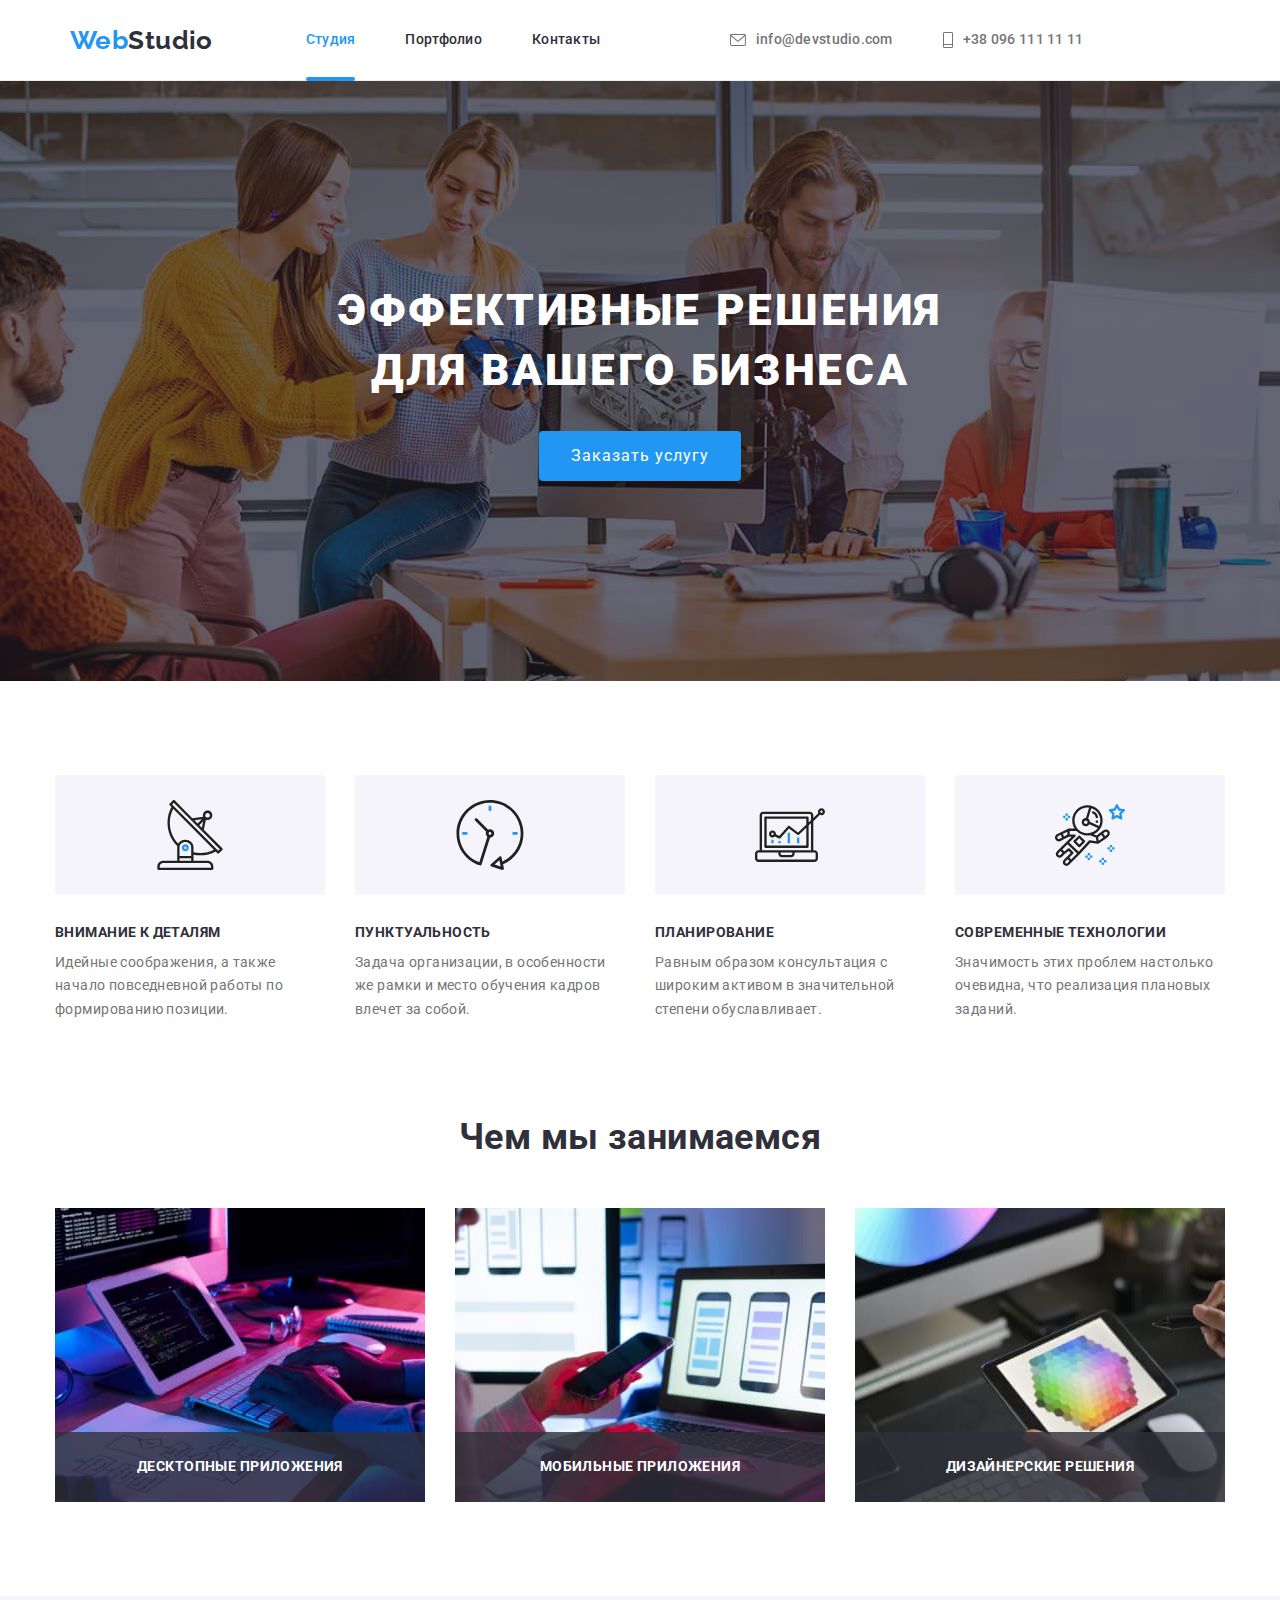
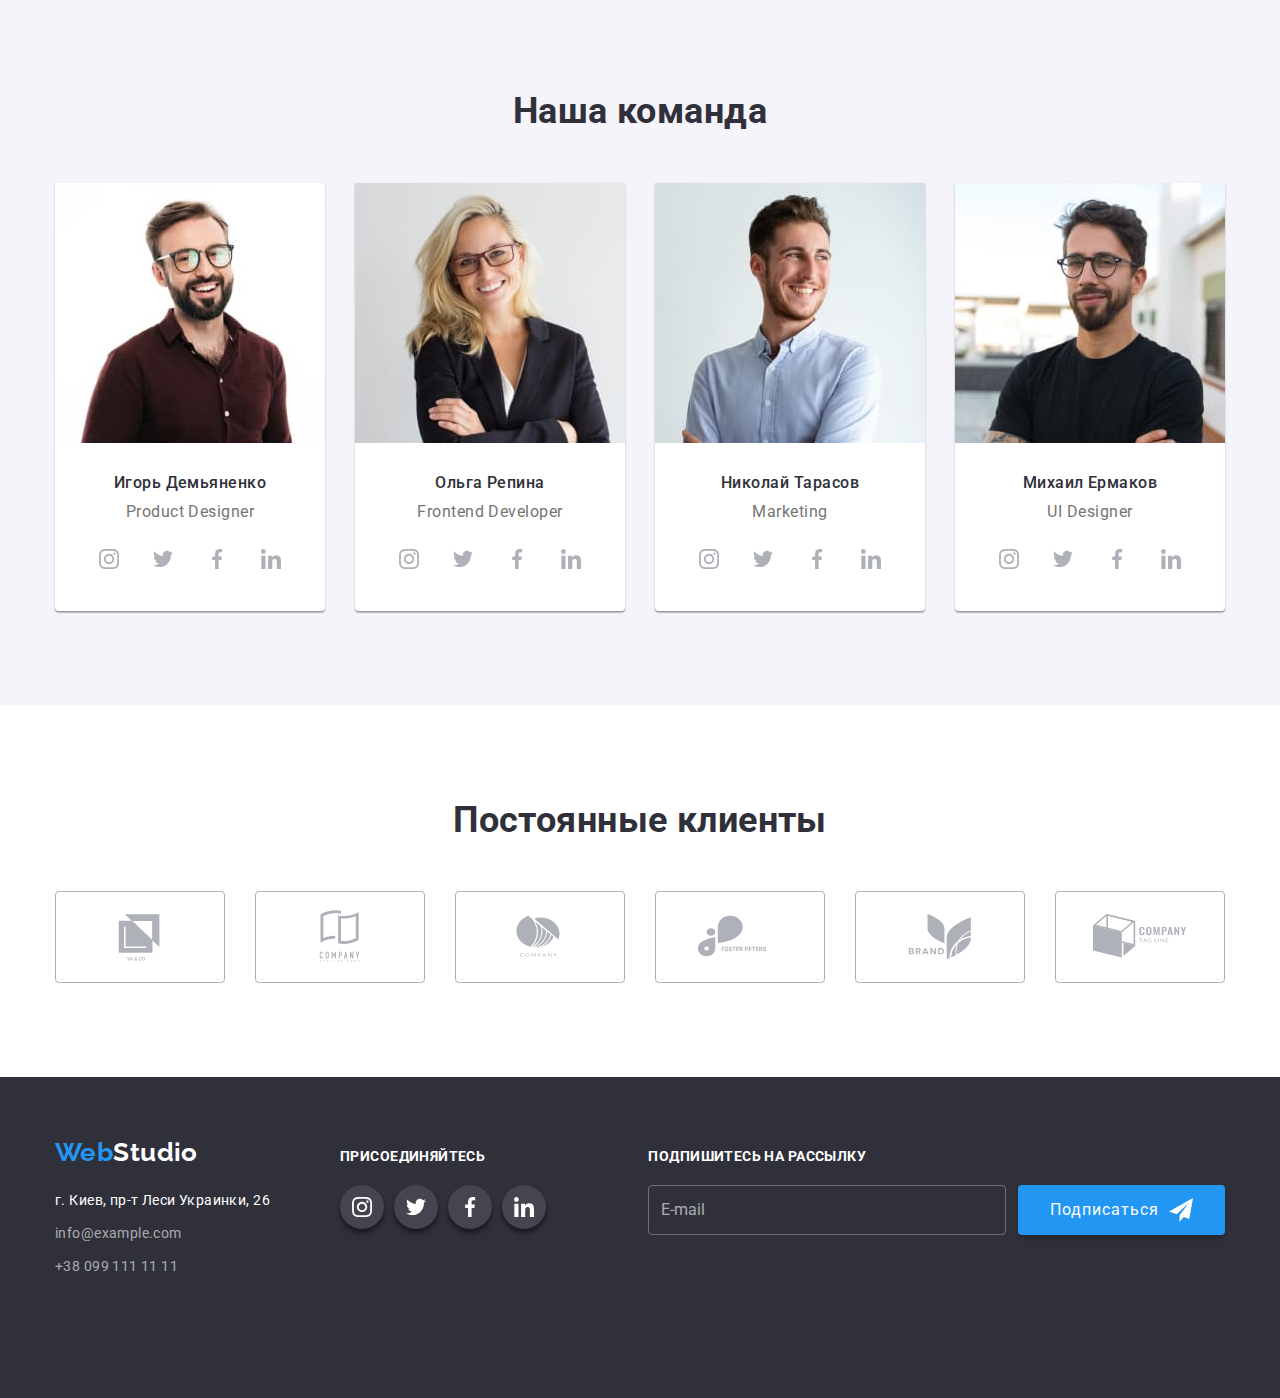
<file: index.html>
<!DOCTYPE html>
<html lang="ru">

<head>
    <meta charset="UTF-8">
    <meta http-equiv="X-UA-Compatible" content="IE=edge">
    <meta name="viewport" content="width=device-width, initial-scale=1.0">
    <title>Document</title>
    <link rel="stylesheet" href="https://cdnjs.cloudflare.com/ajax/libs/modern-normalize/1.1.0/modern-normalize.css"
        integrity="sha512-Y0MM+V6ymRKN2zStTqzQ227DWhhp4Mzdo6gnlRnuaNCbc+YN/ZH0sBCLTM4M0oSy9c9VKiCvd4Jk44aCLrNS5Q=="
        crossorigin="anonymous" referrerpolicy="no-referrer" />
    <link rel="preconnect" href="https://fonts.googleapis.com">
    <link rel="preconnect" href="https://fonts.gstatic.com" crossorigin>
    <link
        href="https://fonts.googleapis.com/css2?family=Montserrat:wght@400;700&family=Raleway:wght@700&family=Roboto:wght@400;500;700;900&display=swap"
        rel="stylesheet">
    <link rel="stylesheet" href="./css/main.min.css">
    <link rel="stylesheet" href="https://cdnjs.cloudflare.com/ajax/libs/animate.css/4.1.1/animate.min.css" />
</head>

<body>
    <header class="header">
        <div class="container header__container">
            <nav class="site-nav">
                <a class="link logo header__logo animate__animated animate__zoomIn animate__infinite	infinite" lang="en"
                    href="">Web<span class="logo-header">Studio</span></a>
                <ul class="list site-list header__site-list">
                    <li class="site-list__item"><a class="link site-list__link carrent-page"
                            href="index.html">Студия</a></li>
                    <li class="site-list__item"><a class="link site-list__link" href="portfolio.html">Портфолио</a>
                    </li>
                    <li class="site-list__item"><a class="link site-list__link" href="">Контакты</a></li>
                </ul>
            </nav>
            <ul class="list contacts-list">
                <li class="contacts__item"><a class="link site-list__link" href="mailto:info@devstudio.com"><svg
                            class="header-social-icon" width="16" height="12">
                            <use href="./images/icons.svg#icon-email"></use>
                        </svg>info@devstudio.com</a></li>
                <li class="contacts__item"><a class="link site-list__link" href="tel:+380961111111"><svg
                            class="header-social-icon" width="10" height="16">
                            <use href="./images/icons.svg#icon-phone"></use>
                        </svg>+38 096 111 11 11</a></li>
            </ul>
            <button type="button" class="menu-open-btn" data-menu-open>
                <svg class="open-btn-icon" width="40" height="40">
                    <use href="./images/icons.svg#icon-open-btn"></use>
                </svg>
            </button>
        </div>
        <div class="mob-menu is-hidden" data-menu>
            <div class="mob-menu-top">
                <button type="button" class="menu-close-btn" data-menu-close><svg class="model-icon" width="11"
                        height="11">
                        <use href="./images/icons.svg#icon-close"></use>
                    </svg></button>
                <ul class="list mob-list mob__site-list">
                    <li class="mob-list__item"><a class="link mob-site-list__link " href="index.html">Студия</a></li>
                    <li class="mob-list__item"><a class="link mob-site-list__link" href="portfolio.html">Портфолио</a>
                    </li>
                    <li class="mob-list__item"><a class="link mob-site-list__link" href="">Контакты</a></li>
                </ul>

            </div>
            <div class="mob-menu-bottom">
                <ul class="list mob-list mob-contacts">
                    <li class="mob-list__item"><a class="link mob-contacts-list__link" href="tel:+380961111111">+38 096
                            111 11 11</a>
                    </li>
                    <li class="mob-list__item"><a class="link mob-contacts-list__link mob-contacts-list__link-item"
                            href="mailto:info@devstudio.com">info@devstudio.com</a></li>
                </ul>
                <ul class="list mob-list mob-social-list">
                    <li class="mob-social-list__item"><a class="link mob-social-site-list__link" href="" target="_blank"
                            rel="noreferrer noopener">Instagram</a></li>
                    <li class="mob-social-list__item"><a class="link mob-social-site-list__link" href="" target="_blank"
                            rel="noreferrer noopener">Twitter</a>
                    </li>
                    <li class="mob-social-list__item"><a class="link mob-social-site-list__link" href="" target="_blank"
                            rel="noreferrer noopener">Facebook</a></li>
                    <li class="mob-social-list__item"><a class="link mob-social-site-list__link" href="" target="_blank"
                            rel="noreferrer noopener">LinkedIn</a></li>
                </ul>
            </div>

        </div>

    </header>

    <main class="main">
        <section class="hero">
            <div class="container hiro__container">
                <h1 class="hero__tittle">Эффективные решения для вашего бизнеса</h1>
                <button class="btm" type="button" data-modal-open>Заказать услугу</button>
            </div>
        </section>

        <section class="advantage section">
            <div class="container advantage__container">
                <h2 class="visually-hidden">Преимущества</h2>
                <ul class="list advantage-list card-set">
                    <li class="advantage-list__text item">
                        <div class="advantage-list__text-icon">
                            <svg class="advantage-list__social-icon" width="70" height="70">
                                <use href="./images/icons.svg#icon-antenna"></use>
                            </svg>
                        </div>
                        <h3 class="advantage-list__text-item">Внимание к деталям</h3>
                        <p class="advantage-list__text-about">Идейные соображения, а также начало повседневной работы по
                            формированию
                            позиции.</p>
                    </li>
                    <li class="advantage-list__text item">
                        <div class="advantage-list__text-icon">
                            <svg class="advantage-list__social-icon" width="70" height="70">
                                <use href="./images/icons.svg#icon-clock"></use>
                            </svg>
                        </div>
                        <h3 class="advantage-list__text-item">Пунктуальность</h3>
                        <p class="advantage-list__text-about">Задача организации, в особенности же рамки и место
                            обучения кадров влечет за
                            собой.</p>
                    </li>
                    <li class="advantage-list__text item">
                        <div class="advantage-list__text-icon">
                            <svg class="advantage-list__social-icon" width="70" height="70">
                                <use href="./images/icons.svg#icon-diagram"></use>
                            </svg>
                        </div>
                        <h3 class="advantage-list__text-item">Планирование</h3>
                        <p class="aadvantage-list__text-about">Равным образом консультация с широким активом в
                            значительной степени
                            обуславливает.</p>
                    </li>
                    <li class="advantage-list__text item">
                        <div class="advantage-list__text-icon">
                            <svg class="advantage-list__social-icon" width="70" height="70">
                                <use href="./images/icons.svg#icon-astronaut"></use>
                            </svg>
                        </div>
                        <h3 class="advantage-list__text-item">Современные технологии</h3>
                        <p class="advantage-list__text-about">Значимость этих проблем настолько очевидна, что реализация
                            плановых заданий.
                        </p>
                    </li>
                </ul>
            </div>
        </section>
        <section class="about section">
            <div class="container about__container">
                <h2 class="section-title">Чем мы занимаемся</h2>
                <ul class="list about-list card-set">
                    <li class="about-list__item item"><img srcset="./images/imgbox1.jpg 1x,
                        ./images/imgbox1-2x.jpg 2x" src="./images/imgbox1.jpg" alt="разроботка проэктов" width="370"
                            height="294">
                        <p class="about-list__item-text">Десктопные приложения</p>
                    </li>
                    <li class="about-list__item item"><img srcset="./images/imgbox2.jpg 1x,
                        ./images/imgbox2-2x.jpg 2x" src="./images/imgbox2.jpg" alt="разроботка мобильного дизайна"
                            width="370" height="294">
                        <p class="about-list__item-text">Мобильные приложения</p>
                    </li>
                    <li class="about-list__item item"><img srcset="./images/imgbox3.jpg 1x,
                        ./images/imgbox3-2x.jpg 2x" src="./images/imgbox3.jpg" alt="подбор цветового решения"
                            width="370" height="294">
                        <p class="about-list__item-text">Дизайнерские решения</p>
                    </li>
                </ul>
            </div>
        </section>

        <section class="team section">
            <div class="container team__container">
                <h2 class="section-title">Наша команда</h2>
                <ul class="list team-list card-set">
                    <li class="team-list__item item">
                        <picture>
                            <source srcset="./images/photo1.jpg 1x, ./images/photo1-2x.jpg 2x"
                                media="(min-width: 1200px)">
                            <source srcset="./images/photo1-tab.jpg 1x, ./images/photo1-tab-2x.jpg 2x"
                                media="(min-width: 768px)">
                            <source srcset="./images/photo1-mob.jpg 1x, ./images/photo1-mob-2x.jpg 2x"
                                media="(min-width: 320px)">
                            <img class="project-imege" src="./images/photo1.jpg"
                                alt="Разработка маркетингового Проекта Prime">
                        </picture>
                        <div class="team-list__content">
                            <h3 class="team-list__name">Игорь Демьяненко</h3>
                            <p class="team-list__position">Product Designer</p>
                            <ul class="social list">
                                <li class="social__item">
                                    <a href="" target="_blank" rel="noreferrer noopener nofollow" class="social__link">
                                        <svg class="social__icon" width="20" height="20">
                                            <use href="./images/icons.svg#icon-instagram"></use>
                                        </svg>
                                    </a>
                                </li>
                                <li class="social__item">
                                    <a href="" target="_blank" rel="noreferrer noopener nofollow" class="social__link">
                                        <svg class="social__icon" width="20" height="20">
                                            <use href="./images/icons.svg#icon-twitter"></use>
                                        </svg>
                                    </a>
                                </li>
                                <li class="social__item">
                                    <a href="" target="_blank" rel="noreferrer noopener nofollow"
                                        class="social__link"><svg class="social__icon" width="20" height="20">
                                            <use href="./images/icons.svg#icon-facebook"></use>
                                        </svg></a>
                                </li>
                                <li class="social__item">
                                    <a href="" target="_blank" rel="noreferrer noopener nofollow"
                                        class="social__link"><svg class="social__icon" width="20" height="20">
                                            <use href="./images/icons.svg#icon-linkedin"></use>
                                        </svg></a>
                                </li>
                            </ul>
                        </div>
                    </li>
                    <li class="team-list__item item">
                        <picture>
                            <source srcset="./images/photo2.jpg 1x, 
                            ./images/photo2-2x.jpg 2x" media="(min-width: 1200px)">
                            <source srcset="./images/photo2-tab.jpg 1x,
                            ./images/photo2-tab-2x.jpg 2x" media="(min-width: 768px)">
                            <source srcset="./images/photo2-mob.jpg 1x,
                            ./images/photo2-mob-2x.jpg 2x" media="(min-width: 320px)">
                            <img class="project-imege" src="./images/photo2.jpg"
                                alt="Разработка маркетингового Проекта Prime">
                        </picture>
                        <div class="team-list__content">
                            <h3 class="team-list__name">Ольга Репина</h3>
                            <p class="team-list__position">Frontend Developer</p>
                            <ul class="social list">
                                <li class="social__item">
                                    <a href="" target="_blank" rel="noreferrer noopener nofollow" class="social__link">
                                        <svg class="social__icon" width="20" height="20">
                                            <use href="./images/icons.svg#icon-instagram"></use>
                                        </svg>
                                    </a>
                                </li>
                                <li class="social__item">
                                    <a href="" target="_blank" rel="noreferrer noopener nofollow" class="social__link">
                                        <svg class="social__icon" width="20" height="20">
                                            <use href="./images/icons.svg#icon-twitter"></use>
                                        </svg>
                                    </a>
                                </li>
                                <li class="social__item">
                                    <a href="" target="_blank" rel="noreferrer noopener nofollow"
                                        class="social__link"><svg class="social__icon" width="20" height="20">
                                            <use href="./images/icons.svg#icon-facebook"></use>
                                        </svg></a>
                                </li>
                                <li class="social__item">
                                    <a href="" target="_blank" rel="noreferrer noopener nofollow"
                                        class="social__link"><svg class="social__icon" width="20" height="20">
                                            <use href="./images/icons.svg#icon-linkedin"></use>
                                        </svg></a>
                                </li>
                            </ul>
                        </div>

                    </li>
                    <li class="team-list__item item">
                        <picture>
                            <source srcset="./images/photo3.jpg 1x, 
                            ./images/photo3-2x.jpg 2x" media="(min-width: 1200px)">
                            <source srcset="./images/photo3-tab.jpg 1x,
                            ./images/photo3-tab-2x.jpg 2x" media="(min-width: 768px)">
                            <source srcset="./images/photo3-mob.jpg 1x,
                            ./images/photo3-mob-2x.jpg 2x" media="(min-width: 320px)">
                            <img class="project-imege" src="./images/photo3.jpg"
                                alt="Разработка маркетингового Проекта Prime">
                        </picture>
                        <div class="team-list__content">
                            <h3 class="team-list__name">Николай Тарасов</h3>
                            <p class="team-list__position">Marketing</p>
                            <ul class="social list">
                                <li class="social__item">
                                    <a href="" target="_blank" rel="noreferrer noopener nofollow" class="social__link">
                                        <svg class="social__icon" width="20" height="20">
                                            <use href="./images/icons.svg#icon-instagram"></use>
                                        </svg>
                                    </a>
                                </li>
                                <li class="social__item">
                                    <a href="" target="_blank" rel="noreferrer noopener nofollow" class="social__link">
                                        <svg class="social__icon" width="20" height="20">
                                            <use href="./images/icons.svg#icon-twitter"></use>
                                        </svg>
                                    </a>
                                </li>
                                <li class="social__item">
                                    <a href="" target="_blank" rel="noreferrer noopener nofollow"
                                        class="social__link"><svg class="social__icon" width="20" height="20">
                                            <use href="./images/icons.svg#icon-facebook"></use>
                                        </svg></a>
                                </li>
                                <li class="social__item">
                                    <a href="" target="_blank" rel="noreferrer noopener nofollow"
                                        class="social__link"><svg class="social__icon" width="20" height="20">
                                            <use href="./images/icons.svg#icon-linkedin"></use>
                                        </svg></a>
                                </li>
                            </ul>
                        </div>

                    </li>
                    <li class="team-list__item item">
                        <picture>
                            <source srcset="./images/photo4.jpg 1x, 
                            ./images/photo4-2x.jpg 2x" media="(min-width: 1200px)">
                            <source srcset="./images/photo4-tab.jpg 1x,
                            ./images/photo4-tab-2x.jpg 2x" media="(min-width: 768px)">
                            <source srcset="./images/photo4-mob.jpg 1x,
                            ./images/photo4-mob-2x.jpg 2x" media="(min-width: 320px)">
                            <img class="project-imege" src="./images/photo4.jpg"
                                alt="Разработка маркетингового Проекта Prime">
                        </picture>
                        <div class="team-list__content">
                            <h3 class="team-list__name">Михаил Ермаков</h3>
                            <p class="team-list__position">UI Designer</p>
                            <ul class="social list">
                                <li class="social__item">
                                    <a href="" target="_blank" rel="noreferrer noopener nofollow" class="social__link">
                                        <svg class="social__icon" width="20" height="20">
                                            <use href="./images/icons.svg#icon-instagram"></use>
                                        </svg>
                                    </a>
                                </li>
                                <li class="social__item">
                                    <a href="" target="_blank" rel="noreferrer noopener nofollow" class="social__link">
                                        <svg class="social__icon" width="20" height="20">
                                            <use href="./images/icons.svg#icon-twitter"></use>
                                        </svg>
                                    </a>
                                </li>
                                <li class="social__item">
                                    <a href="" target="_blank" rel="noreferrer noopener nofollow"
                                        class="social__link"><svg class="social__icon" width="20" height="20">
                                            <use href="./images/icons.svg#icon-facebook"></use>
                                        </svg></a>
                                </li>
                                <li class="social__item">
                                    <a href="" target="_blank" rel="noreferrer noopener nofollow"
                                        class="social__link"><svg class="social__icon" width="20" height="20">
                                            <use href="./images/icons.svg#icon-linkedin"></use>
                                        </svg></a>
                                </li>
                            </ul>
                        </div>
                    </li>
                </ul>
            </div>
        </section>
        <section class="client section">
            <div class="container client__container">
                <h2 class="section-title">Постоянные клиенты</h2>
                <ul class="client-list list card-set">
                    <li class="client-list__item item"><a href="" target="_blank" rel="noreferrer noopener nofollow"
                            class="client-list__link">
                            <svg class="client-list__icon" width="106" height="60">
                                <use href="./images/icons.svg#icon-yaco"></use>
                            </svg>
                        </a>
                    </li>
                    <li class="client-list__item item"><a href="" target="_blank" rel="noreferrer noopener nofollow"
                            class="client-list__link">
                            <svg class="client-list__icon" width="106" height="60">
                                <use href="./images/icons.svg#icon-tagline"></use>
                            </svg>
                        </a>
                    </li>
                    <li class="client-list__item item"><a href="" target="_blank" rel="noreferrer noopener nofollow"
                            class="client-list__link">
                            <svg class="client-list__icon" width="106" height="60">
                                <use href="./images/icons.svg#icon-company"></use>
                            </svg>
                        </a>
                    </li>
                    <li class="client-list__item item"><a href="" target="_blank" rel="noreferrer noopener nofollow"
                            class="client-list__link">
                            <svg class="client-list__icon" width="106" height="60">
                                <use href="./images/icons.svg#icon-foster"></use>
                            </svg>
                        </a>
                    </li>
                    <li class="client-list__item item"><a href="" target="_blank" rel="noreferrer noopener nofollow"
                            class="client-list__link">
                            <svg class="client-list__icon" width="106" height="60">
                                <use href="./images/icons.svg#icon-brand"></use>
                            </svg>
                        </a>
                    </li>
                    <li class="client-list__item item"><a href="" target="_blank" rel="noreferrer noopener nofollow"
                            class="client-list__link">
                            <svg class="client-list__icon" width="106" height="60">
                                <use href="./images/icons.svg#icon-comptagline"></use>
                            </svg>
                        </a>
                    </li>
                </ul>
            </div>
        </section>
    </main>

    <footer class="footer">
        <div class="container footer__container">
            <div class="footer-social-tab">
                <div class="footer__cont-item cont-item">
                    <a class="link logo footer-logo-link" lang="en" href="">Web<span
                            class="logo-footer">Studio</span></a>
                    <address class="adress">
                        <ul class="list footer-list">
                            <li class="footer-list__item">
                                <a class="link footer-list__link" href="https://goo.gl/maps/NEmXFm76d9vzVRUH6"
                                    target="_blank" rel="noreferrer noopener nofollow">г. Киев, пр-т Леси Украинки,
                                    26</a>
                            </li>
                            <li class="footer-list__item">
                                <a class="link footer-list__link" href="mailto:info@example.com">info@example.com</a>
                            </li>
                            <li class="footer-list__item">
                                <a class="link footer-list__link" href="tel:+380991111111">+38 099 111 11 11</a>
                            </li>
                        </ul>
                    </address>
                </div>
                <div class="footer__cont-item footer__social-item cont-item">
                    <h3 class="footer__center-tittle">присоединяйтесь</h3>
                    <ul class="social list">
                        <li class="social__item">
                            <a href="" target="_blank" rel="noreferrer noopener nofollow" class="social__link">
                                <svg class="social__icon" width="20" height="20">
                                    <use href="./images/icons.svg#icon-instagram"></use>
                                </svg>
                            </a>
                        </li>
                        <li class="social__item">
                            <a href="" target="_blank" rel="noreferrer noopener nofollow" class="social__link">
                                <svg class="social__icon" width="20" height="20">
                                    <use href="./images/icons.svg#icon-twitter"></use>
                                </svg>
                            </a>
                        </li>
                        <li class="social__item">
                            <a href="" target="_blank" rel="noreferrer noopener nofollow" class="social__link"><svg
                                    class="social__icon" width="20" height="20">
                                    <use href="./images/icons.svg#icon-facebook"></use>
                                </svg></a>
                        </li>
                        <li class="social__item">
                            <a href="" target="_blank" rel="noreferrer noopener nofollow" class="social__link"><svg
                                    class="social__icon" width="20" height="20">
                                    <use href="./images/icons.svg#icon-linkedin"></use>
                                </svg></a>
                        </li>
                    </ul>
                </div>
            </div>
            <div class="footer__cont-item footer__input-item cont-item">
                <h3 class="footer__center-tittle">Подпишитесь на рассылку</h3>
                <form action="#" class="footer__input-form">
                    <input type="email" class="footer__input" name="user-email" placeholder="E-mail" required
                        id="user-email">
                    <button class="btm" type="submit">Подписаться<svg class="btm-send" width="24" height="24">
                            <use href="./images/icons.svg#icon-send"></use>
                        </svg></button>
                </form>
            </div>
        </div>
    </footer>
    <div class="backdrop is-hidden" data-modal>
        <div class="modal">
            <button type="button" data-modal-close class="modal-close"><svg class="model-icon" width="11" height="11">
                    <use href="./images/icons.svg#icon-close"></use>
                </svg></button>
            <p class="modal-title">Оставьте свои данные, мы вам перезвоним</p>
            <form action="#">
                <div class="form-field">
                    <label class="input-text" for="user-name">Имя</label>
                    <div class="input-wrap">
                        <input type="text" class="form-input" name="user-name" placeholder="" required minlength="2"
                            id="user-name">
                        <svg class="input-icon" width="18" height="18">
                            <use href="./images/icons.svg#icon-modal-person"></use>
                        </svg>
                    </div>
                </div>
                <div class="form-wrapper">
                    <div class="form-field">
                        <label class="input-text" for="user-tel">Телефон</label>
                        <div class="input-wrap">
                            <input type="tel" class="form-input" name="user-tel" placeholder="" required id="user-tel">
                            <svg class="input-icon" width="18" height="18">
                                <use href="./images/icons.svg#icon-modal-phone"></use>
                            </svg>
                        </div>
                    </div>
                    <div class="form-field">
                        <label class="input-text" for="form-user-email">Почта</label>
                        <div class="input-wrap">
                            <input type="email" class="form-input" name="form-user-email" placeholder="" required
                                id="form-user-email">
                            <svg class="input-icon" width="18" height="18">
                                <use href="./images/icons.svg#icon-modal-email"></use>
                            </svg>
                        </div>
                    </div>
                    <div class="form-field">
                        <label class="input-text" for="user-text">Комментарий</label>
                        <textarea name="user-text" id="user-text" class="form-text"
                            placeholder="Введите текст"></textarea>
                    </div>
                </div>
                <div class="form-policy">
                    <input type="checkbox" name="policy" id="policy" class="policy-check visually-hidden">
                    <label for="policy" class="check-text"> <span> Соглашаюсь с рассылкой и принимаю &#160;<a href="#"
                            target="_blank" rel="noreferrer noopener nofollow" class="privat-policy-rule link">Условия
                            договора</a></span></label>
                </div>
                <button class="btm modal-btm" type="submit">Отправить</button>
            </form>
        </div>
    </div>
    <script src="./js/modal.js"></script>
    <script src="./js/mobile-menu.js"></script>
</body>

</html>
</file>
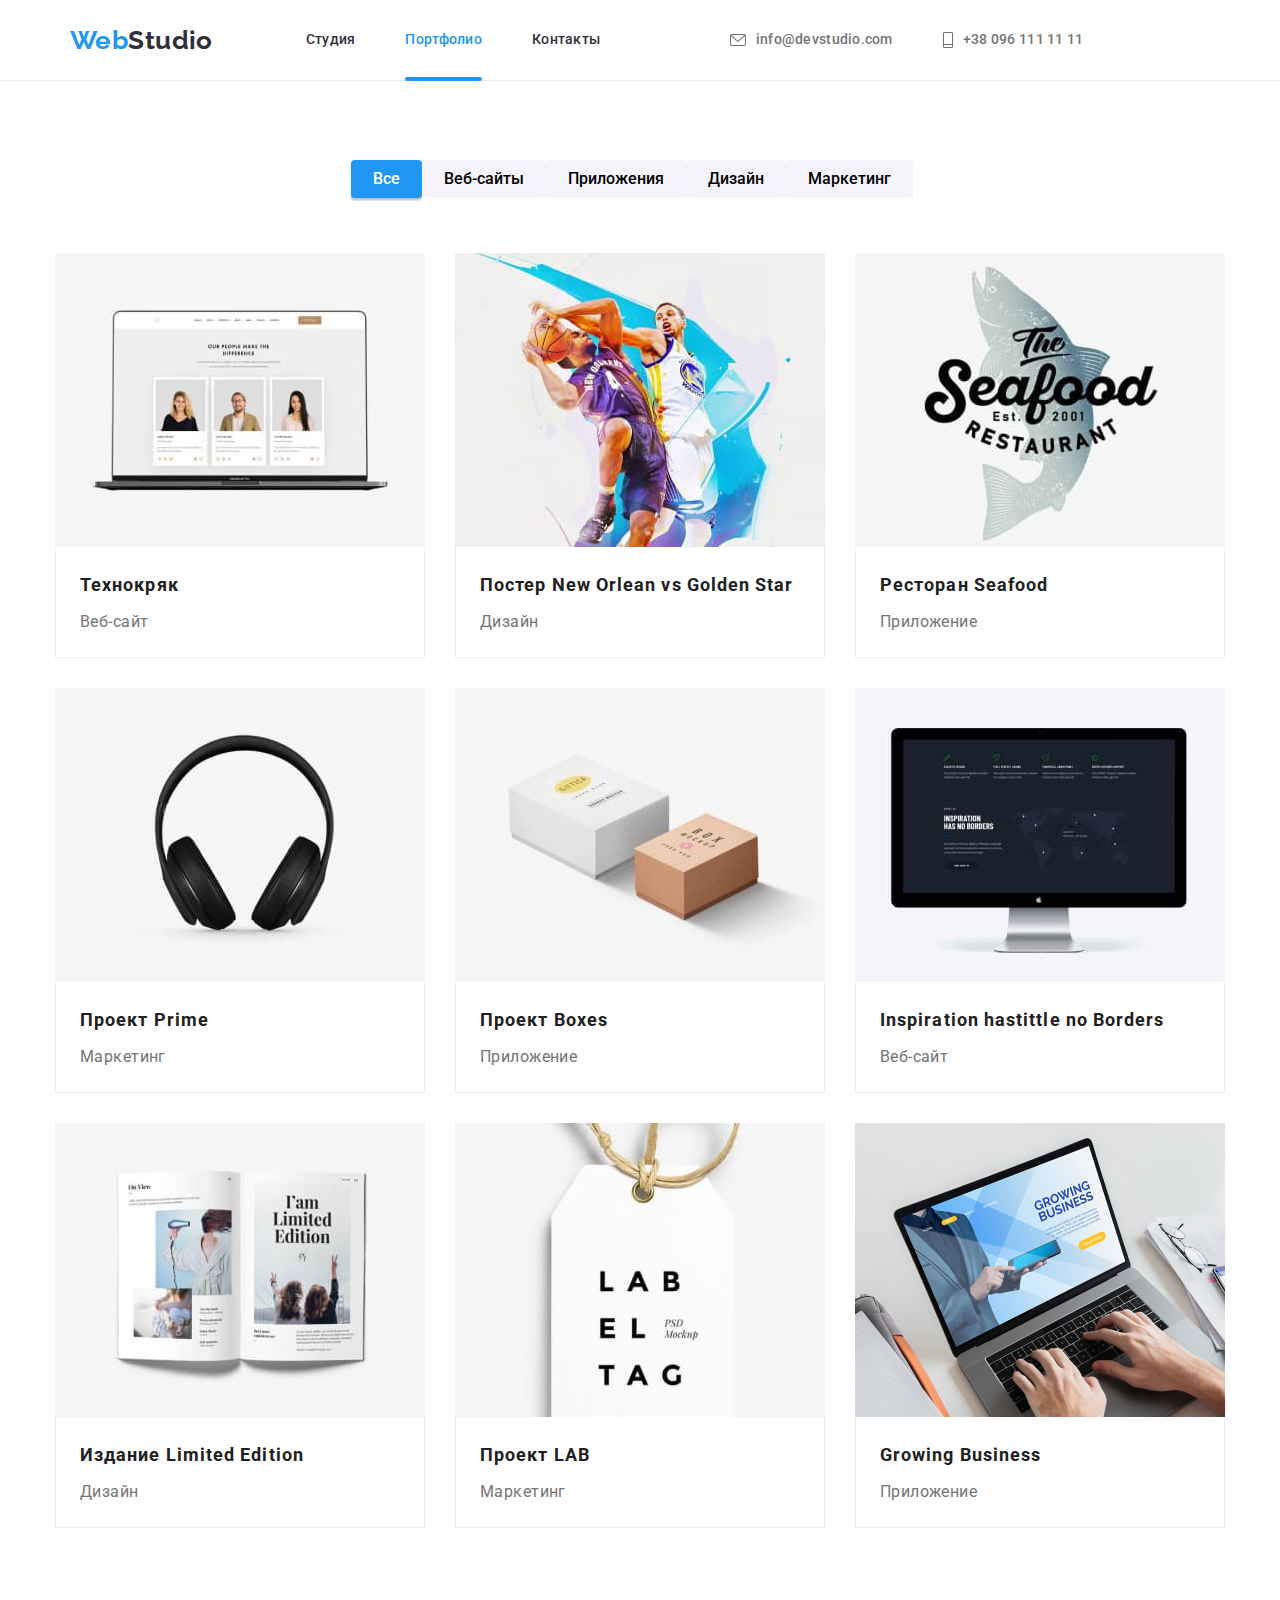
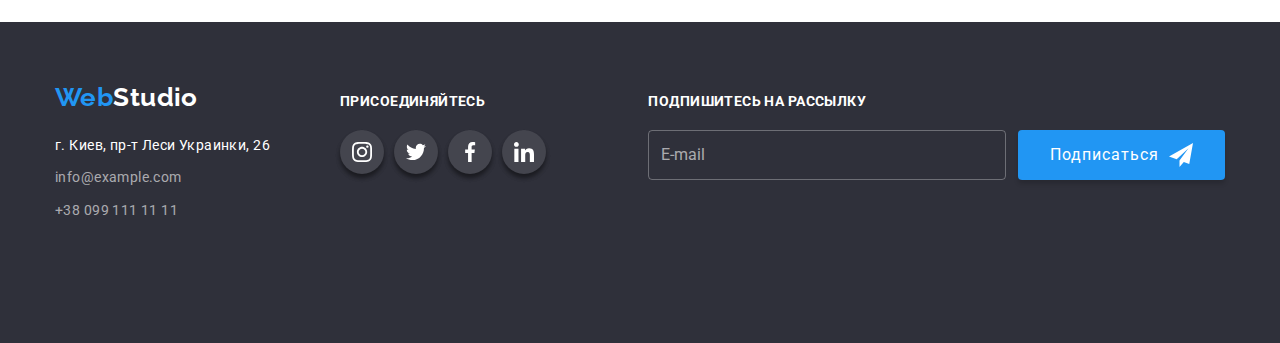
<file: portfolio.html>
<!DOCTYPE html>
<html lang="en">
<head>
    <meta charset="UTF-8">
    <meta http-equiv="X-UA-Compatible" content="IE=edge">
    <meta name="viewport" content="width=device-width, initial-scale=1.0">
    <title>Document</title>
    <link rel="stylesheet" href="https://cdnjs.cloudflare.com/ajax/libs/modern-normalize/1.1.0/modern-normalize.css"
        integrity="sha512-Y0MM+V6ymRKN2zStTqzQ227DWhhp4Mzdo6gnlRnuaNCbc+YN/ZH0sBCLTM4M0oSy9c9VKiCvd4Jk44aCLrNS5Q=="
        crossorigin="anonymous" referrerpolicy="no-referrer" />
    <link rel="preconnect" href="https://fonts.googleapis.com">
    <link rel="preconnect" href="https://fonts.gstatic.com" crossorigin>
    <link
        href="https://fonts.googleapis.com/css2?family=Montserrat:wght@400;700&family=Raleway:wght@700&family=Roboto:wght@400;500;700;900&display=swap"
        rel="stylesheet">
    <link rel="stylesheet" href="./css/main.min.css">
    <link rel="stylesheet" href="https://cdnjs.cloudflare.com/ajax/libs/animate.css/4.1.1/animate.min.css" />
</head>
<body>
    <header class="header">
        <div class="container header__container">
            <nav class="site-nav">
                <a class="link logo header__logo animate__animated animate__zoomIn animate__infinite	infinite" lang="en"
                    href="">Web<span class="logo-header">Studio</span></a>
                <ul class="list site-list header__site-list">
                    <li class="site-list__item"><a class="link site-list__link" href="index.html">Студия</a>
                    </li>
                    <li class="site-list__item"><a class="link site-list__link carrent-page" href="portfolio.html">Портфолио</a>
                    </li>
                    <li class="site-list__item"><a class="link site-list__link" href="">Контакты</a></li>
                </ul>
            </nav>
            <ul class="list contacts-list">
                <li class="contacts__item"><a class="link site-list__link" href="mailto:info@devstudio.com"><svg
                            class="header-social-icon" width="16" height="12">
                            <use href="./images/icons.svg#icon-email"></use>
                        </svg>info@devstudio.com</a></li>
                <li class="contacts__item"><a class="link site-list__link" href="tel:+380961111111"><svg
                            class="header-social-icon" width="10" height="16">
                            <use href="./images/icons.svg#icon-phone"></use>
                        </svg>+38 096 111 11 11</a></li>
            </ul>
            <button type="button" class="menu-open-btn" data-menu-open>
                <svg class="open-btn-icon" width="40" height="40">
                    <use href="./images/icons.svg#icon-open-btn"></use>
                </svg>
            </button>
        </div>
        <div class="mob-menu is-hidden" data-menu>
            <div class="container mob-menu-top">
                <button type="button" class="menu-close-btn" data-menu-close><svg class="model-icon" width="11" height="11">
                        <use href="./images/icons.svg#icon-close"></use>
                    </svg></button>
                <ul class="list mob-list mob__site-list">
                    <li class="mob-list__item"><a class="link mob-site-list__link " href="index.html">Студия</a></li>
                    <li class="mob-list__item"><a class="link mob-site-list__link" href="portfolio.html">Портфолио</a>
                    </li>
                    <li class="mob-list__item"><a class="link mob-site-list__link" href="">Контакты</a></li>
                </ul>
    
            </div>
            <div class="mob-menu-bottom">
                <ul class="list mob-list mob-contacts">
                    <li class="mob-list__item"><a class="link mob-contacts-list__link" href="tel:+380961111111">+38 096 111
                            11 11</a>
                    </li>
                    <li class="mob-list__item"><a class="link mob-contacts-list__link"
                            href="mailto:info@devstudio.com">info@devstudio.com</a></li>
                </ul>
                <ul class="list mob-list mob-social-list">
                    <li class="mob-social-list__item"><a class="link mob-social-site-list__link" href="" target="_blank"
                            rel="noreferrer noopener">Instagram</a></li>
                    <li class="mob-social-list__item"><a class="link mob-social-site-list__link" href="" target="_blank"
                            rel="noreferrer noopener">Twitter</a>
                    </li>
                    <li class="mob-social-list__item"><a class="link mob-social-site-list__link" href="" target="_blank"
                            rel="noreferrer noopener">Facebook</a></li>
                    <li class="mob-social-list__item"><a class="link mob-social-site-list__link" href="" target="_blank"
                            rel="noreferrer noopener">LinkedIn</a></li>
                </ul>
            </div>
    
        </div>
    
    </header>
    <main>
        <section class="portfolio section">
            <div class="container container-portfolio">
                <h1 class="visually-hidden">навигация сайта</h1>
                <ul class="list list-btn">
                    <li class="btn-item"><button class="main-btn carrent-btn" type="button">Все</button></li>
                    <li class="btn-item"><button class="main-btn" type="button">Веб-сайты</button></li>
                    <li class="btn-item"><button class="main-btn" type="button">Приложения</button></li>
                    <li class="btn-item"><button class="main-btn" type="button">Дизайн</button></li>
                    <li class="btn-item"><button class="main-btn" type="button">Маркетинг</button></li>
                </ul>
                <ul class="list projekt-list card-set">
                    <li class="project-item item"><a class="link project-link" href="" target="_blank"
                            rel="noreferrer noopener nofollow">
                            <div class="project-item-wrap">
                                <img class="project-imege" srcset="./images/team.jpg 1x, 
                                ./images/team-2x.jpg 2x" src="./images/team.jpg" alt="Разрабока Веб-сайта Технокряк" width="370" height="294">
                                <p class="project-imege-text">Технокряк это современная площадка распространения коронавируса. Компании используют эту
                                    платформу для цифрового
                                    шпионажа и атак на защищённые сервера конкурентов.</p>
                            </div>
                            
                            <div class="about-project-item">
                                <h2 class="project-tittle">Технокряк</h2>
                                <p class="project-text">Веб-сайт</p>
                            </div>
                            
                        </a>
                    </li>
                    <li class="project-item item"><a class="link project-link" href="" target="_blank"
                            rel="noreferrer noopener nofollow">
                            <div class="project-item-wrap">
                                <img class="project-imege" srcset="./images/bascketball.jpg 1x,
                                ./images/bascketball-2x.jpg 2x" src="./images/bascketball.jpg"
                                    alt="Разрабока дизайна Постера баскетбольного матча: New Orlean vs Golden Star" width="370" height="294">
                                <p class="project-imege-text">Технокряк это современная площадка распространения коронавируса. Компании используют эту
                                    платформу для цифрового
                                    шпионажа и атак на защищённые сервера конкурентов.</p>
                            </div>
                                <div class="about-project-item">
                                    <h2 class="project-tittle">Постер <span lang="en">New Orlean vs Golden Star</span></h2>
                                    <p class="project-text">Дизайн</p>
                                </div>
                            
                        </a>
                    </li>
                    <li class="project-item item"><a class="link project-link" href="" target="_blank"
                            rel="noreferrer noopener nofollow">
                            <div class="project-item-wrap">
                                <img class="project-imege" srcset="./images/seafood.jpg 1x,
                                ./images/seafood-2x.jpg 2x" src="./images/seafood.jpg" alt="Разработка приложения для ресторана Seafood" width="370"
                                    height="294">
                                <p class="project-imege-text">Технокряк это современная площадка распространения коронавируса. Компании используют эту
                                    платформу для цифрового
                                    шпионажа и атак на защищённые сервера конкурентов.</p>
                            </div>
                            
                                <div class="about-project-item">
                                    <h2 class="project-tittle">Ресторан Seafood</h2>
                                    <p class="project-text">Приложение</p>
                                </div>
                            
                        </a>
                    </li>
                    <li class="project-item item"><a class="link project-link" href="" target="_blank"
                            rel="noreferrer noopener nofollow">
                            <div class="project-item-wrap">
                                <picture>
                                    <source srcset="./images/prime.jpg 1x,
                                                                    ./images/prime-2x.jpg 2x" media="(min-width: 1200px)">
                                    <source srcset="./images/prime-tab.jpg 1x,
                                                                        ./images/prime-tab-2x.jpg 2x" media="(min-width: 768px)">
                                    <source srcset="./images/prime-mob.jpg 1x,
                                                                        ./images/prime-mob-2x.jpg 2x" media="(min-width: 320px)">
                                    <img class="project-imege" src="./images/prime.jpg" alt="Разработка маркетингового Проекта Prime">
                                </picture>
                                <p class="project-imege-text">Технокряк это современная площадка распространения коронавируса. Компании используют эту
                                    платформу для цифрового
                                    шпионажа и атак на защищённые сервера конкурентов.</p>
                            </div>
                            
                                <div class="about-project-item">
                                    <h2 class="project-tittle">Проект Prime</h2>
                                    <p class="project-text">Маркетинг</p>
                                </div>
                            
                        </a>
                    </li>
                    <li class="project-item item"><a class="link project-link" href="" target="_blank"
                            rel="noreferrer noopener nofollow">
                            <div class="project-item-wrap">
                                <picture>
                                    <source srcset="./images/boxes.jpg 1x,
                                                                                                    ./images/boxes-2x.jpg 2x"
                                        media="(min-width: 1200px)">
                                    <source srcset="./images/boxes-tab.jpg 1x,
                                                                                                        ./images/boxes-tab-2x.jpg 2x"
                                        media="(min-width: 768px)">
                                    <source srcset="./images/boxes-mob.jpg 1x,
                                                                                                        ./images/boxes-mob-2x.jpg 2x"
                                        media="(min-width: 320px)">
                                    <img class="project-imege" src="./images/boxes.jpg" alt="Разработка маркетингового Проекта Prime">
                                </picture>
                                <p class="project-imege-text">Технокряк это современная площадка распространения коронавируса. Компании используют эту
                                    платформу для цифрового
                                    шпионажа и атак на защищённые сервера конкурентов.</p>
                            </div>
                            
                                <div class="about-project-item">
                                    <h2 class="project-tittle">Проект Boxes</h2>
                                    <p class="project-text">Приложение</p>
                                </div>
                            
                        </a>
                    </li>
                    <li class="project-item item"><a class="link project-link" href="" target="_blank"
                            rel="noreferrer noopener nofollow">
                            <div class="project-item-wrap">
                                <picture>
                                    <source
                                        srcset="./images/website.jpg 1x, 
                                        ./images/website-2x.jpg 2x"
                                        media="(min-width: 1200px)">
                                    <source
                                        srcset="./images/website-tab.jpg 1x,
                                        ./images/website-tab-2x.jpg 2x"
                                        media="(min-width: 768px)">
                                    <source
                                        srcset="./images/website-mob.jpg 1x,
                                        ./images/website-mob-2x.jpg 2x"
                                        media="(min-width: 320px)">
                                    <img class="project-imege" src="./images/website.jpg" alt="Разработка маркетингового Проекта Prime">
                                </picture>
                                <p class="project-imege-text">Технокряк это современная площадка распространения коронавируса. Компании используют эту
                                    платформу для цифрового
                                    шпионажа и атак на защищённые сервера конкурентов.</p>
                            </div>
                            
                                <div class="about-project-item">
                                    <h2 class="project-tittle">Inspiration hastittle no Borders</h2>
                                    <p class="project-text">Веб-сайт</p>
                                </div>
                            
                        </a>
                    </li>
                    <li class="project-item item"><a class="link project-link" href="" target="_blank"
                            rel="noreferrer noopener nofollow">
                            <div class="project-item-wrap">
                                <picture>
                                    <source srcset="./images/limited-edition.jpg 1x, 
                                    ./images/limited-edition-2x.jpg 2x" media="(min-width: 1200px)">
                                    <source srcset="./images/limited-edition-tab.jpg 1x,
                                    ./images/limited-edition-tab-2x.jpg 2x" media="(min-width: 768px)">
                                    <source srcset="./images/limited-edition-mob.jpg 1x,
                                    ./images/limited-edition-mob-2x.jpg 2x" media="(min-width: 320px)">
                                    <img class="project-imege" src="./images/limited-edition.jpg" alt="Разработка маркетингового Проекта Prime">
                                </picture>
                                <p class="project-imege-text">Технокряк это современная площадка распространения коронавируса. Компании используют эту
                                    платформу для цифрового
                                    шпионажа и атак на защищённые сервера конкурентов.</p>
                            </div>
                            
                                <div class="about-project-item">
                                    <h2 class="project-tittle">Издание Limited Edition</h2>
                                    <p class="project-text">Дизайн</p>
                                </div>
                            
                        </a>
                    </li>
                    <li class="project-item item"><a class="link project-link" href="" target="_blank"
                            rel="noreferrer noopener nofollow">
                            <div class="project-item-wrap">
                                <picture>
                                    <source srcset="./images/lab.jpg 1x, 
                                    ./images/lab-2x.jpg 2x" media="(min-width: 1200px)">
                                    <source srcset="./images/lab-tab.jpg 1x,
                                    ./images/lab-tab-2x.jpg 2x" media="(min-width: 768px)">
                                    <source srcset="./images/lab-mob.jpg 1x,
                                    ./images/lab-mob-2x.jpg 2x" media="(min-width: 320px)">
                                    <img class="project-imege" src="./images/lab.jpg" alt="Разработка маркетингового Проекта Prime">
                                </picture>
                                <p class="project-imege-text">Технокряк это современная площадка распространения коронавируса. Компании используют эту
                                    платформу для цифрового
                                    шпионажа и атак на защищённые сервера конкурентов.</p>
                            </div>
                            
                                <div class="about-project-item">
                                    <h2 class="project-tittle">Проект LAB</h2>
                                    <p class="project-text">Маркетинг</p>
                                </div>
                            
                        </a>
                    </li>
                    <li class="project-item item"><a class="link project-link" href="" target="_blank"
                            rel="noreferrer noopener nofollow">
                            <div class="project-item-wrap">
                                <picture>
                                    <source srcset="./images/busness.jpg 1x, 
                                    ./images/busness-2x.jpg 2x" media="(min-width: 1200px)">
                                    <source srcset="./images/busness-tab.jpg 1x,
                                    ./images/busness-tab-2x.jpg 2x" media="(min-width: 768px)">
                                    <source srcset="./images/busness-mob.jpg 1x,
                                    ./images/busness-mob-2x.jpg 2x" media="(min-width: 320px)">
                                    <img class="project-imege" src="./images/busness.jpg" alt="Разработка маркетингового Проекта Prime">
                                </picture>
                                <p class="project-imege-text">Технокряк это современная площадка распространения коронавируса. Компании используют эту
                                    платформу для цифрового
                                    шпионажа и атак на защищённые сервера конкурентов.</p>
                            </div>
                            
                                <div class="about-project-item">
                                    <h2 class="project-tittle">Growing Business</h2>
                                    <p class="project-text">Приложение</p>
                                </div>
                            
                        </a>
                    </li>
                </ul>
            </div>
        </section>
    </main>
    <footer class="footer">
        <div class="container footer__container">
            <div class="footer-social-tab">
                <div class="footer__cont-item cont-item">
                    <a class="link logo footer-logo-link" lang="en" href="">Web<span class="logo-footer">Studio</span></a>
                    <address class="adress">
                        <ul class="list footer-list">
                            <li class="footer-list__item">
                                <a class="link footer-list__link" href="https://goo.gl/maps/NEmXFm76d9vzVRUH6"
                                    target="_blank" rel="noreferrer noopener nofollow">г. Киев, пр-т Леси Украинки, 26</a>
                            </li>
                            <li class="footer-list__item">
                                <a class="link footer-list__link" href="mailto:info@example.com">info@example.com</a>
                            </li>
                            <li class="footer-list__item">
                                <a class="link footer-list__link" href="tel:+380991111111">+38 099 111 11 11</a>
                            </li>
                        </ul>
                    </address>
                </div>
                <div class="footer__cont-item footer__social-item cont-item">
                    <h3 class="footer__center-tittle">присоединяйтесь</h3>
                    <ul class="social list">
                        <li class="social__item">
                            <a href="" target="_blank" rel="noreferrer noopener nofollow" class="social__link">
                                <svg class="social__icon" width="20" height="20">
                                    <use href="./images/icons.svg#icon-instagram"></use>
                                </svg>
                            </a>
                        </li>
                        <li class="social__item">
                            <a href="" target="_blank" rel="noreferrer noopener nofollow" class="social__link">
                                <svg class="social__icon" width="20" height="20">
                                    <use href="./images/icons.svg#icon-twitter"></use>
                                </svg>
                            </a>
                        </li>
                        <li class="social__item">
                            <a href="" target="_blank" rel="noreferrer noopener nofollow" class="social__link"><svg
                                    class="social__icon" width="20" height="20">
                                    <use href="./images/icons.svg#icon-facebook"></use>
                                </svg></a>
                        </li>
                        <li class="social__item">
                            <a href="" target="_blank" rel="noreferrer noopener nofollow" class="social__link"><svg
                                    class="social__icon" width="20" height="20">
                                    <use href="./images/icons.svg#icon-linkedin"></use>
                                </svg></a>
                        </li>
                    </ul>
                </div>
            </div>
            <div class="footer__cont-item footer__input-item cont-item">
                <h3 class="footer__center-tittle">Подпишитесь на рассылку</h3>
                <form action="#" class="footer__input-form">
                    <input type="email" class="footer__input" name="user-email" placeholder="E-mail" required
                        id="user-email">
                    <button class="btm" type="submit">Подписаться<svg class="btm-send" width="24" height="24">
                            <use href="./images/icons.svg#icon-send"></use>
                        </svg></button>
                </form>
            </div>
        </div>
    </footer>
    <script src="./js/mobile-menu.js"></script>
</body>
</html>
</file>
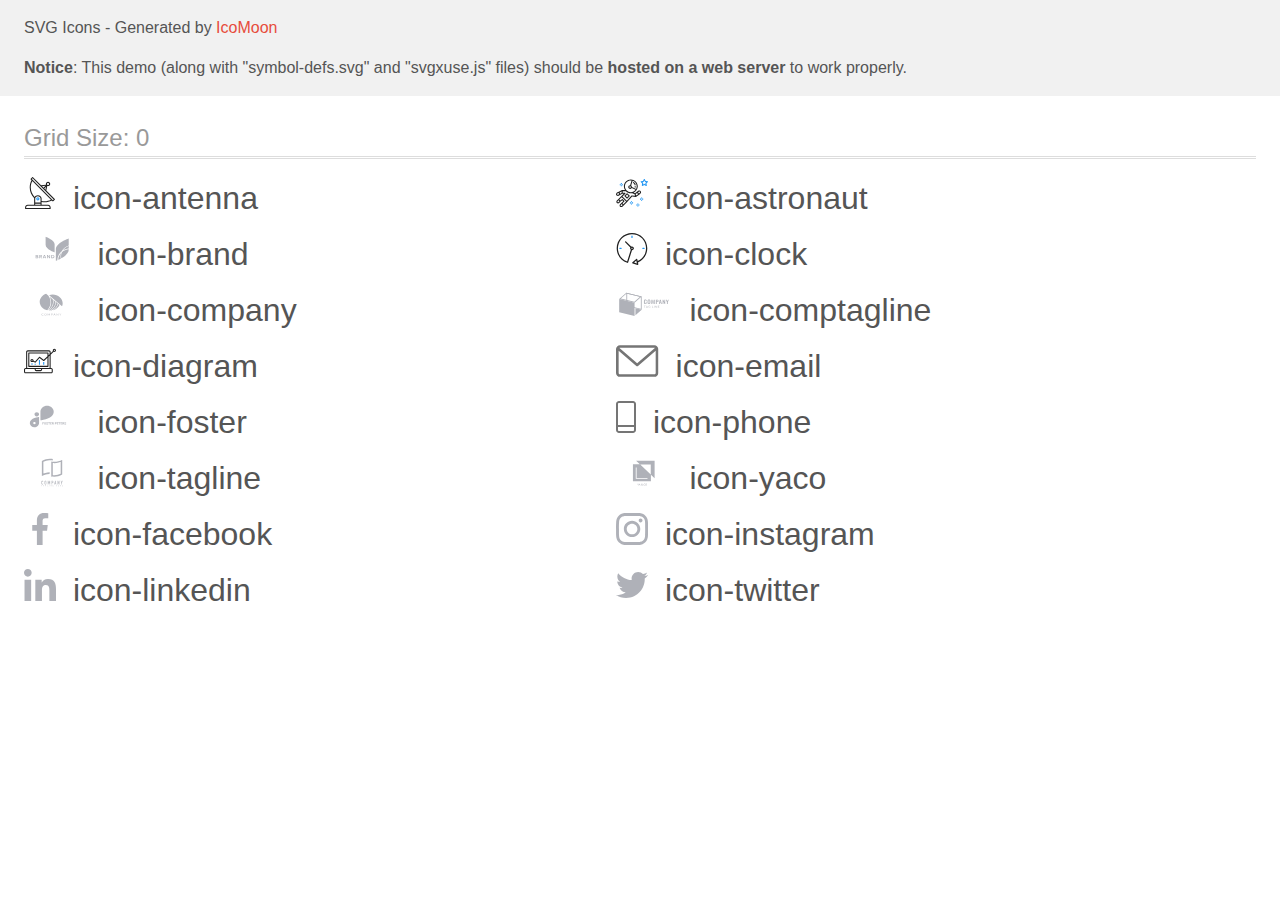
<file: images/icomoon/demo-external-svg.html>
<!doctype html>
<html>
<head>
    <title>IcoMoon - SVG Icons</title>
    <meta charset="utf-8">
    <meta name="viewport" content="width=device-width, initial-scale=1">
    <link rel="stylesheet" href="demo-files/demo.css">
    <link rel="stylesheet" href="style.css">
</head>
<body>
<header class="bgc1 clearfix">
<div class="mhl">
    <p>SVG Icons - Generated by <a href="https://icomoon.io/app">IcoMoon</a></p><p><strong>Notice</strong>: This demo (along with "symbol-defs.svg" and "svgxuse.js" files) should be <b>hosted on a web server</b> to work properly.</p>
</div>
</header>
    <div class="clearfix mhl ptl">
        <h1 class="mvm mtn fgc1">Grid Size: 0</h1>
        <div class="glyph fs1">
            <div class="clearfix pbs">
                <svg class="icon icon-antenna"><use xlink:href="symbol-defs.svg#icon-antenna"></use></svg><span class="name"> icon-antenna</span>
            </div>
        </div>
        <div class="glyph fs1">
            <div class="clearfix pbs">
                <svg class="icon icon-astronaut"><use xlink:href="symbol-defs.svg#icon-astronaut"></use></svg><span class="name"> icon-astronaut</span>
            </div>
        </div>
        <div class="glyph fs1">
            <div class="clearfix pbs">
                <svg class="icon icon-brand"><use xlink:href="symbol-defs.svg#icon-brand"></use></svg><span class="name"> icon-brand</span>
            </div>
        </div>
        <div class="glyph fs1">
            <div class="clearfix pbs">
                <svg class="icon icon-clock"><use xlink:href="symbol-defs.svg#icon-clock"></use></svg><span class="name"> icon-clock</span>
            </div>
        </div>
        <div class="glyph fs1">
            <div class="clearfix pbs">
                <svg class="icon icon-company"><use xlink:href="symbol-defs.svg#icon-company"></use></svg><span class="name"> icon-company</span>
            </div>
        </div>
        <div class="glyph fs1">
            <div class="clearfix pbs">
                <svg class="icon icon-comptagline"><use xlink:href="symbol-defs.svg#icon-comptagline"></use></svg><span class="name"> icon-comptagline</span>
            </div>
        </div>
        <div class="glyph fs1">
            <div class="clearfix pbs">
                <svg class="icon icon-diagram"><use xlink:href="symbol-defs.svg#icon-diagram"></use></svg><span class="name"> icon-diagram</span>
            </div>
        </div>
        <div class="glyph fs1">
            <div class="clearfix pbs">
                <svg class="icon icon-email"><use xlink:href="symbol-defs.svg#icon-email"></use></svg><span class="name"> icon-email</span>
            </div>
        </div>
        <div class="glyph fs1">
            <div class="clearfix pbs">
                <svg class="icon icon-foster"><use xlink:href="symbol-defs.svg#icon-foster"></use></svg><span class="name"> icon-foster</span>
            </div>
        </div>
        <div class="glyph fs1">
            <div class="clearfix pbs">
                <svg class="icon icon-phone"><use xlink:href="symbol-defs.svg#icon-phone"></use></svg><span class="name"> icon-phone</span>
            </div>
        </div>
        <div class="glyph fs1">
            <div class="clearfix pbs">
                <svg class="icon icon-tagline"><use xlink:href="symbol-defs.svg#icon-tagline"></use></svg><span class="name"> icon-tagline</span>
            </div>
        </div>
        <div class="glyph fs1">
            <div class="clearfix pbs">
                <svg class="icon icon-yaco"><use xlink:href="symbol-defs.svg#icon-yaco"></use></svg><span class="name"> icon-yaco</span>
            </div>
        </div>
        <div class="glyph fs1">
            <div class="clearfix pbs">
                <svg class="icon icon-facebook"><use xlink:href="symbol-defs.svg#icon-facebook"></use></svg><span class="name"> icon-facebook</span>
            </div>
        </div>
        <div class="glyph fs1">
            <div class="clearfix pbs">
                <svg class="icon icon-instagram"><use xlink:href="symbol-defs.svg#icon-instagram"></use></svg><span class="name"> icon-instagram</span>
            </div>
        </div>
        <div class="glyph fs1">
            <div class="clearfix pbs">
                <svg class="icon icon-linkedin"><use xlink:href="symbol-defs.svg#icon-linkedin"></use></svg><span class="name"> icon-linkedin</span>
            </div>
        </div>
        <div class="glyph fs1">
            <div class="clearfix pbs">
                <svg class="icon icon-twitter"><use xlink:href="symbol-defs.svg#icon-twitter"></use></svg><span class="name"> icon-twitter</span>
            </div>
        </div>
  </div>
<script defer src="svgxuse.js"></script>
</body>
</html>
</file>
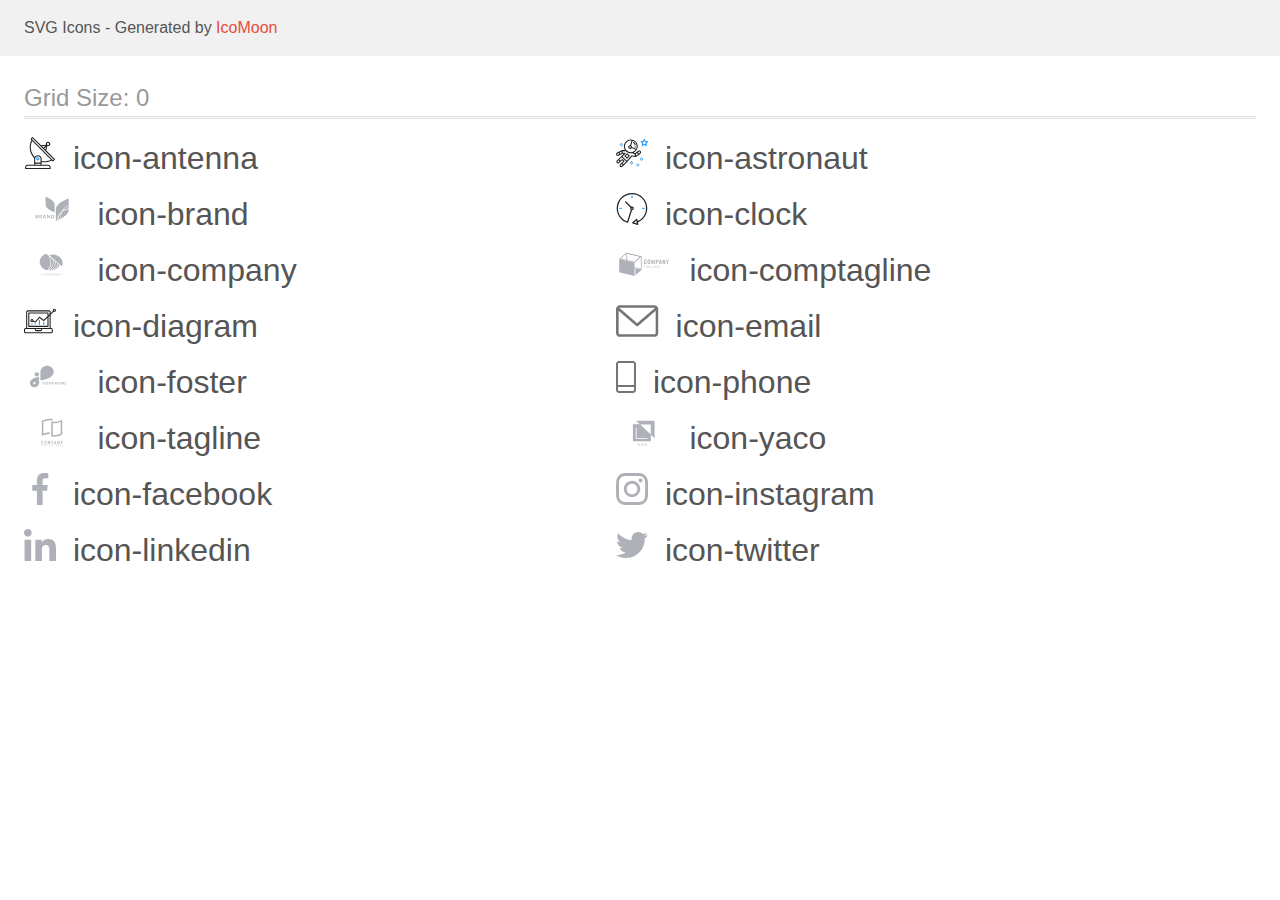
<file: images/icomoon/demo.html>
<!doctype html>
<html>
<head>
    <title>IcoMoon - SVG Icons</title>
    <meta charset="utf-8">
    <meta name="viewport" content="width=device-width, initial-scale=1">
    <link rel="stylesheet" href="demo-files/demo.css">
    <link rel="stylesheet" href="style.css">
</head>
<body>
<svg aria-hidden="true" style="position: absolute; width: 0; height: 0; overflow: hidden;" version="1.1" xmlns="http://www.w3.org/2000/svg" xmlns:xlink="http://www.w3.org/1999/xlink">
<defs>
<symbol id="icon-antenna" viewBox="0 0 32 32">
<path fill="#212121" style="fill: var(--color1, #212121)" d="M30.773 22.098l-8.443-8.505 0.937-4.616c0.225 0.090 0.485 0.144 0.758 0.146h0.007c0.008 0 0.017 0 0.026 0 1.192 0 2.159-0.967 2.159-2.159s-0.967-2.159-2.159-2.159c-1.192 0-2.159 0.967-2.159 2.159 0 0.259 0.046 0.508 0.13 0.739l-0.005-0.015-4.96 0.606-8.091-8.133c-0.096-0.098-0.229-0.159-0.376-0.16h-0c-0.14 0.001-0.274 0.057-0.373 0.155l-1.512 1.504c-0.096 0.097-0.156 0.23-0.156 0.377s0.060 0.281 0.156 0.377v0l0.814 0.825c-1.143 2.062-1.816 4.522-1.816 7.139 0 4.106 1.656 7.824 4.336 10.525l-0.001-0.001c0.043 0.041 0.092 0.074 0.146 0.097-0.032 0.164-0.051 0.353-0.052 0.546v6.188h-6.4c-1.472 0.001-2.666 1.194-2.667 2.666v1.067c0 0.295 0.239 0.534 0.534 0.534h24.534c0.294 0 0.533-0.239 0.533-0.534v-1.067c-0.002-1.472-1.195-2.665-2.666-2.666h-6.4v-2.742c1.003 0.21 2.024 0.317 3.049 0.32 2.58-0.003 5.005-0.663 7.117-1.822l-0.077 0.039 0.818 0.823c0.099 0.101 0.235 0.159 0.376 0.16 0.14-0.001 0.274-0.057 0.373-0.155l1.512-1.504c0.096-0.097 0.156-0.23 0.156-0.377s-0.060-0.281-0.156-0.377v0zM23.28 6.233c0.193-0.192 0.459-0.31 0.752-0.31 0.589 0 1.067 0.478 1.067 1.066s-0.477 1.066-1.067 1.066c-0 0-0 0-0 0h-0.004c-0.587-0.003-1.061-0.479-1.061-1.066 0-0.295 0.12-0.563 0.314-0.756l0-0h-0.002zM22.024 9.737l-0.598 2.946-1.175-1.183 1.774-1.763zM21.419 8.835l-1.92 1.909-1.486-1.493 3.406-0.416zM24.004 28.8c0.884 0 1.6 0.716 1.6 1.6v0 0.534h-23.466v-0.534c0-0.884 0.716-1.6 1.6-1.6v0h20.267zM16.538 26.666v1.067h-5.334v-1.067h5.334zM11.204 25.6v-4.053c0-1.294 1.196-2.346 2.667-2.346s2.667 1.053 2.667 2.346v4.053h-5.334zM17.604 23.904v-2.357c0-1.882-1.675-3.413-3.733-3.413-0.017-0-0.038-0-0.058-0-1.353 0-2.54 0.707-3.213 1.771l-0.009 0.016c-2.36-2.482-3.812-5.846-3.812-9.55 0-2.314 0.567-4.496 1.569-6.414l-0.036 0.077 18.602 18.709c-1.823 0.947-3.979 1.502-6.266 1.502-1.079 0-2.128-0.124-3.136-0.357l0.093 0.018zM28.893 23.22l-21.057-21.181 0.754-0.752 7.935 7.98c0.004 0 0.006 0.007 0.010 0.010l13.114 13.191-0.757 0.752z"></path>
<path fill="#2196f3" style="fill: var(--color2, #2196f3)" d="M13.876 20.267h-0.005c-0.001 0-0.002 0-0.002 0-0.884 0-1.6 0.716-1.6 1.6s0.715 1.599 1.597 1.6h0.005c0.001 0 0.001 0 0.002 0 0.884 0 1.6-0.716 1.6-1.6s-0.715-1.599-1.598-1.6h-0zM14.249 22.245c-0.096 0.096-0.229 0.155-0.376 0.155-0.295 0-0.534-0.239-0.534-0.534s0.238-0.533 0.532-0.533h0c0.293 0.001 0.531 0.239 0.531 0.533 0 0.148-0.060 0.282-0.157 0.378l-0 0h0.005z"></path>
</symbol>
<symbol id="icon-astronaut" viewBox="0 0 32 32">
<path fill="#2196f3" style="fill: var(--color2, #2196f3)" d="M31.974 4.524c-0.064-0.191-0.227-0.332-0.427-0.362l-0.003-0-1.911-0.278-0.855-1.731c-0.179-0.365-0.777-0.365-0.956 0l-0.855 1.731-1.911 0.278c-0.26 0.039-0.457 0.26-0.457 0.528 0 0.15 0.062 0.285 0.161 0.382l1.383 1.348-0.326 1.903c-0.034 0.2 0.048 0.402 0.212 0.522 0.166 0.12 0.383 0.135 0.562 0.040l1.709-0.899 1.709 0.899c0.072 0.038 0.157 0.061 0.247 0.061 0.295 0 0.534-0.239 0.534-0.534 0-0.031-0.003-0.062-0.008-0.092l0 0.003-0.326-1.903 1.383-1.348c0.099-0.097 0.161-0.233 0.161-0.382 0-0.059-0.009-0.115-0.027-0.168l0.001 0.004zM29.511 5.851c-0.126 0.122-0.183 0.299-0.153 0.472l0.191 1.114-1-0.526c-0.072-0.039-0.158-0.062-0.249-0.062s-0.177 0.023-0.252 0.063l0.003-0.001-1 0.526 0.191-1.114c0.005-0.027 0.008-0.059 0.008-0.091 0-0.149-0.061-0.285-0.16-0.381l-0-0-0.811-0.79 1.119-0.162c0.174-0.025 0.324-0.134 0.402-0.292l0.5-1.013 0.5 1.013c0.078 0.158 0.228 0.267 0.402 0.292l1.119 0.162-0.809 0.79zM26.134 20.522h-1.067v1.067h1.067v-1.067zM26.134 22.656h-1.067v1.066h1.067v-1.066zM27.2 21.589h-1.067v1.067h1.067v-1.067zM25.067 21.589h-1.067v1.067h1.067v-1.067zM22.4 26.389h-1.067v1.067h1.067v-1.067zM22.4 28.523h-1.067v1.067h1.067v-1.067zM23.467 27.456h-1.067v1.067h1.067v-1.067zM21.334 27.456h-1.067v1.067h1.067v-1.067zM16 24.256h-1.066v1.067h1.066v-1.067zM16 26.389h-1.066v1.067h1.066v-1.067zM17.067 25.322h-1.067v1.067h1.067v-1.067zM14.934 25.322h-1.067v1.067h1.067v-1.067zM5.867 6.122h-1.066v1.066h1.066v-1.066zM5.867 8.256h-1.066v1.066h1.066v-1.066zM6.933 7.189h-1.067v1.067h1.066v-1.067zM4.8 7.189h-1.067v1.067h1.067v-1.067z"></path>
<path fill="#212121" style="fill: var(--color1, #212121)" d="M24.715 14.16c-0.28-0.376-0.698-0.636-1.179-0.703l-0.009-0.001c-0.076-0.012-0.164-0.018-0.254-0.018-0.411 0-0.789 0.139-1.090 0.373l0.004-0.003-1.253 0.96-1.898 1.417-1.358-0.541c2.421-1.086 4.113-3.508 4.113-6.32 0-3.823-3.122-6.934-6.961-6.934s-6.961 3.11-6.961 6.934c0 1.386 0.415 2.674 1.12 3.759l-2.768-0.024c-0.009 0-0.016 0.005-0.023 0.005-0.057 0.003-0.11 0.014-0.159 0.033l0.004-0.001c-0.013 0.005-0.026 0.007-0.038 0.013-0.006 0.003-0.013 0.003-0.019 0.006l-3.233 1.596c-0 0-0.001 0-0.001 0.001l-1.893 0.91c-0.024 0.011-0.045 0.023-0.065 0.036l0.001-0.001c-0.482 0.324-0.795 0.867-0.795 1.483 0 0.297 0.073 0.577 0.201 0.823l-0.005-0.010c0.22 0.424 0.592 0.742 1.043 0.885l0.013 0.003c0.161 0.053 0.345 0.083 0.537 0.083 0.308 0 0.598-0.078 0.851-0.216l-0.009 0.005 1.388-0.738 2.264-1.169 1.357-0.008-5.442 5.415c0 0.001-0.001 0.001-0.001 0.001l-1.339 1.333c-0.303 0.299-0.491 0.714-0.491 1.173 0 0.002 0 0.003 0 0.005v-0c0.002 0.919 0.748 1.664 1.667 1.664 0.001 0 0.002 0 0.002 0h-0c0.428 0 0.854-0.162 1.18-0.485l1.314-1.309 1.741-1.3 0.901 0.897-3.102 3.088c-0.303 0.299-0.491 0.714-0.491 1.173 0 0.001 0 0.003 0 0.004v-0c0 0.445 0.174 0.864 0.49 1.179 0.302 0.3 0.717 0.485 1.176 0.485 0.001 0 0.002 0 0.003 0h-0c0.427 0 0.855-0.162 1.18-0.485l4.488-4.472c0.007-0.006 0.016-0.009 0.022-0.016l5.166-5.658 3.471 0.494c0.025 0.004 0.050 0.006 0.075 0.006 0.064 0 0.127-0.016 0.187-0.038 0.017-0.006 0.032-0.015 0.049-0.023 0.019-0.010 0.039-0.015 0.058-0.027l3.213-2.133c0.012-0.008 0.018-0.021 0.029-0.030 0.013-0.010 0.029-0.014 0.041-0.026l1.271-1.191c0.348-0.326 0.564-0.787 0.564-1.3 0-0.4-0.132-0.769-0.355-1.066l0.003 0.005zM2.13 17.77c-0.098 0.054-0.215 0.086-0.34 0.086-0.078 0-0.153-0.013-0.224-0.036l0.005 0.001c-0.294-0.093-0.504-0.364-0.504-0.683 0-0.235 0.114-0.444 0.289-0.575l0.002-0.001 1.314-0.632 0.316 0.924 0.133 0.389-0.992 0.527zM5.627 15.942l-1.548 0.8-0.255-0.746-0.184-0.537 2.027-1.001-0.040 1.484zM20.727 9.322c0 0.918-0.219 1.785-0.599 2.56l-4.181-1.899c-0.044-0.575-0.342-1.072-0.782-1.384l-0.006-0.004 1.464-4.861c2.377 0.757 4.104 2.975 4.104 5.588zM8.938 9.322c0-3.235 2.644-5.867 5.894-5.867 0.253 0 0.5 0.022 0.745 0.053l-1.432 4.753c-0.019 0-0.037-0.006-0.057-0.006-0 0-0.001 0-0.001 0-1.032 0-1.869 0.835-1.872 1.867v0c0.003 1.031 0.84 1.867 1.872 1.867 0 0 0 0 0.001 0h-0c0.695 0 1.295-0.383 1.618-0.944l3.863 1.755c-1.075 1.447-2.795 2.39-4.737 2.39-3.25 0-5.894-2.632-5.894-5.867zM14.895 10.122c0 0.441-0.362 0.8-0.806 0.8-0 0-0.001 0-0.001 0-0.443 0-0.802-0.358-0.804-0.8v-0c0-0.441 0.361-0.8 0.806-0.8s0.806 0.359 0.806 0.8zM2.464 25.146c-0.11 0.109-0.261 0.176-0.428 0.176s-0.317-0.067-0.427-0.175l0 0c-0.109-0.108-0.176-0.257-0.176-0.422s0.067-0.314 0.176-0.422l0-0 0.962-0.959 0.852 0.848-0.959 0.954zM5.678 28.88c-0.11 0.109-0.261 0.176-0.428 0.176s-0.317-0.067-0.427-0.175l0 0c-0.109-0.108-0.176-0.257-0.176-0.422s0.067-0.314 0.176-0.422l0-0 0.963-0.959 0.852 0.848-0.96 0.955zM9.16 25.411l-0.001 0.001-1.765 1.76-0.852-0.848 1.765-1.757c0.040-0.040 0.065-0.088 0.090-0.136 0.007-0.014 0.020-0.026 0.026-0.040 0.016-0.041 0.019-0.085 0.026-0.128 0.003-0.025 0.014-0.048 0.014-0.073 0-0.035-0.013-0.070-0.020-0.105-0.006-0.032-0.006-0.064-0.019-0.096-0.025-0.053-0.055-0.098-0.092-0.138l0 0c-0.010-0.012-0.014-0.026-0.025-0.038h-0.001s0-0.001-0.001-0.002l-1.607-1.6c-0.017-0.017-0.039-0.024-0.058-0.038-0.025-0.021-0.054-0.040-0.084-0.056l-0.003-0.001c-0.026-0.012-0.058-0.023-0.090-0.031l-0.003-0.001c-0.030-0.009-0.065-0.017-0.101-0.020l-0.002-0c-0.007-0-0.015-0-0.023-0-0.026 0-0.051 0.002-0.075 0.005l0.003-0c-0.036 0.005-0.069 0.009-0.104 0.021s-0.064 0.027-0.094 0.045c-0.020 0.011-0.043 0.015-0.061 0.029l-1.774 1.324-0.901-0.897 2.399-2.386 4.36 4.289-0.928 0.919zM15.979 18.394c-0.016-0.002-0.030 0.004-0.046 0.003-0.008-0-0.017-0.001-0.027-0.001-0.031 0-0.062 0.003-0.092 0.008l0.003-0c-0.070 0.011-0.132 0.035-0.187 0.070l0.002-0.001c-0.030 0.018-0.057 0.037-0.083 0.061-0.013 0.011-0.028 0.016-0.040 0.029l-4.698 5.146-4.328-4.256 2.833-2.818c0.096-0.097 0.156-0.23 0.156-0.377 0-0.295-0.239-0.534-0.534-0.534-0.001 0-0.001 0-0.002 0h0l-2.219 0.013 0.028-1.607 3.104 0.027c1.264 1.297 3.027 2.101 4.978 2.101 0.001 0 0.002 0 0.003 0h-0c0.438 0 0.864-0.046 1.28-0.122 0.040 0.032 0.080 0.064 0.129 0.085l2.41 0.96 0.152 0.758 0.178 0.886-3.003-0.427zM20.020 18.572l-0.313-1.558 1.446-1.080 0.946 1.257-2.080 1.381zM23.773 15.741l-0.837 0.785-0.931-1.236 0.831-0.637c0.155-0.119 0.351-0.168 0.543-0.143 0.193 0.027 0.364 0.128 0.48 0.284 0.088 0.117 0.141 0.265 0.141 0.426 0 0.206-0.087 0.391-0.226 0.521l-0 0z"></path>
<path fill="#212121" style="fill: var(--color1, #212121)" d="M13.602 18.544l-2.143-2.134c-0.096-0.096-0.229-0.155-0.376-0.155s-0.28 0.059-0.376 0.155l-2.143 2.133c-0.097 0.097-0.156 0.23-0.156 0.378s0.060 0.281 0.156 0.378l-0-0 2.142 2.134c0.096 0.096 0.229 0.156 0.376 0.156s0.28-0.059 0.376-0.156v0l2.143-2.134c0.097-0.097 0.157-0.23 0.157-0.378s-0.060-0.281-0.157-0.378l-0-0zM11.083 20.303l-1.387-1.381 1.386-1.381 1.387 1.381-1.387 1.381zM17.164 5.071l-0.258 1.036c0.071 0.018 1.738 0.452 1.738 2.149h1.067c0-2.017-1.666-2.965-2.547-3.184zM19.711 9.322h-1.067v1.066h1.067v-1.066z"></path>
</symbol>
<symbol id="icon-brand" viewBox="0 0 57 32">
<path fill="#afb1b8" style="fill: var(--color3, #afb1b8)" d="M14.27 23.859c0.13 0.147 0.199 0.332 0.196 0.521 0.001 0.012 0.001 0.026 0.001 0.039 0 0.117-0.026 0.227-0.073 0.326l0.002-0.005c-0.056 0.119-0.135 0.218-0.232 0.296l-0.002 0.001c-0.221 0.152-0.494 0.243-0.789 0.243-0.032 0-0.064-0.001-0.096-0.003l0.004 0h-1.549v-3.301h1.517c0.027-0.002 0.058-0.003 0.090-0.003 0.279 0 0.539 0.083 0.756 0.225l-0.005-0.003c0.098 0.076 0.176 0.171 0.227 0.277 0.051 0.108 0.074 0.224 0.068 0.341 0.009 0.181-0.053 0.361-0.176 0.505-0.118 0.131-0.281 0.222-0.462 0.258 0.205 0.034 0.391 0.134 0.523 0.283zM12.454 23.361h0.649c0.147 0.010 0.293-0.029 0.412-0.11 0.047-0.039 0.085-0.088 0.109-0.144l0.001-0.003c0.019-0.043 0.030-0.092 0.030-0.145 0-0.011-0.001-0.022-0.001-0.033l0 0.001c0.001-0.008 0.001-0.018 0.001-0.028 0-0.053-0.011-0.104-0.031-0.15l0.001 0.002c-0.025-0.058-0.062-0.108-0.108-0.147l-0.001-0c-0.105-0.071-0.234-0.113-0.373-0.113-0.018 0-0.036 0.001-0.054 0.002l0.002-0h-0.638v0.867zM13.578 24.627c0.051-0.040 0.091-0.091 0.118-0.149l0.001-0.003c0.022-0.046 0.034-0.101 0.034-0.158 0-0.009-0-0.018-0.001-0.027l0 0.001c0-0.007 0.001-0.016 0.001-0.024 0-0.059-0.013-0.115-0.037-0.165l0.001 0.002c-0.029-0.061-0.070-0.112-0.121-0.151l-0.001-0.001c-0.112-0.076-0.249-0.121-0.397-0.121-0.015 0-0.030 0-0.045 0.001l0.002-0h-0.68v0.908h0.689c0.155 0.008 0.308-0.032 0.435-0.115zM17.371 25.278l-0.843-1.291h-0.317v1.291h-0.726v-3.302h1.374c0.029-0.002 0.064-0.003 0.098-0.003 0.323 0 0.622 0.107 0.862 0.287l-0.004-0.003c0.192 0.179 0.308 0.415 0.327 0.666 0.002 0.021 0.002 0.045 0.002 0.069 0 0.241-0.086 0.461-0.228 0.633l0.001-0.002c-0.171 0.175-0.396 0.296-0.649 0.335l-0.006 0.001 0.899 1.319h-0.789zM16.21 23.538h0.594c0.412 0 0.619-0.166 0.619-0.5 0-0.008 0.001-0.017 0.001-0.027 0-0.063-0.013-0.122-0.035-0.176l0.001 0.003c-0.028-0.067-0.068-0.124-0.118-0.171l-0-0c-0.113-0.085-0.255-0.136-0.41-0.136-0.020 0-0.040 0.001-0.060 0.003l0.003-0h-0.601l0.007 1.005zM21.339 24.613h-1.446l-0.255 0.665h-0.761l1.328-3.265h0.823l1.323 3.265h-0.761l-0.25-0.665zM21.145 24.114l-0.529-1.394-0.529 1.394h1.057zM26.305 25.278h-0.72l-1.616-2.245v2.245h-0.719v-3.302h0.719l1.616 2.259v-2.259h0.72v3.302zM30.418 24.488c-0.149 0.249-0.376 0.452-0.652 0.582-0.28 0.132-0.608 0.209-0.955 0.209-0.021 0-0.041-0-0.062-0.001l0.003 0h-1.282v-3.302h1.283c0.018-0 0.039-0.001 0.060-0.001 0.345 0 0.673 0.075 0.968 0.209l-0.015-0.006c0.276 0.128 0.503 0.329 0.652 0.576 0.148 0.269 0.226 0.565 0.226 0.867s-0.077 0.597-0.226 0.866zM29.593 24.409c0.196-0.205 0.317-0.482 0.318-0.788v-0c0-0.289-0.113-0.569-0.318-0.788-0.223-0.177-0.509-0.284-0.82-0.284-0.029 0-0.058 0.001-0.086 0.003l0.004-0h-0.5v2.138h0.5c0.025 0.002 0.054 0.003 0.083 0.003 0.311 0 0.596-0.107 0.822-0.285l-0.003 0.002zM21.79 3.609s9.3 3.215 9.103 7.867v7.869s-9.294-3.216-9.1-7.869l-0.003-7.867zM39.179 17.503c1.757-1.107 3.788-1.792 5.909-1.994v-2.464c-2.444 0.863-4.517 2.427-5.909 4.458z"></path>
<path fill="#afb1b8" style="fill: var(--color3, #afb1b8)" d="M38.124 18.245c1.437-2.651 3.93-4.696 6.964-5.716v-7.098s-13.245 4.58-12.965 11.205v11.203s0.59-0.205 1.519-0.589c0-0.358 0-0.719 0.043-1.083 0.274-3.075 1.87-5.925 4.439-7.924z"></path>
<path fill="#afb1b8" style="fill: var(--color3, #afb1b8)" d="M36.864 22.407c0.069-0.777 0.225-1.546 0.463-2.294-1.599 1.725-2.568 3.867-2.769 6.122-0.020 0.213-0.030 0.426-0.036 0.645 1.105-0.483 1.942-0.895 2.761-1.334l-0.214 0.105c-0.235-1.067-0.304-2.159-0.206-3.244zM37.391 22.447c-0.026 0.273-0.041 0.589-0.041 0.909 0 0.718 0.074 1.419 0.216 2.094l-0.012-0.066c3.619-1.983 7.685-5.046 7.528-8.748v-0.323c-2.586 0.265-5.004 1.3-6.885 2.946-0.415 0.932-0.702 2.014-0.804 3.148l-0.003 0.040z"></path>
</symbol>
<symbol id="icon-clock" viewBox="0 0 32 32">
<path fill="#212121" style="fill: var(--color1, #212121)" d="M31.296 15.301c-0.001-8.452-6.855-15.303-15.308-15.301s-15.303 6.855-15.301 15.308c0.002 6.788 4.422 12.543 10.541 14.545l0.108 0.031c0.061 0.019 0.123 0.029 0.187 0.029 0.12 0 0.238-0.032 0.342-0.094 0.135-0.080 0.236-0.207 0.283-0.357l3.865-12.25c1.054-0.004 1.906-0.859 1.906-1.913 0-1.056-0.856-1.913-1.913-1.913-0.303 0-0.59 0.071-0.845 0.196l0.011-0.005-5.106-5.107c-0.114-0.11-0.271-0.179-0.443-0.179-0.352 0-0.638 0.286-0.638 0.638 0 0.172 0.068 0.328 0.179 0.443l-0-0 5.103 5.109c-0.121 0.241-0.191 0.525-0.191 0.826 0 0.602 0.283 1.137 0.723 1.48l0.004 0.003-3.682 11.673c-7.278-2.681-11.004-10.754-8.324-18.032s10.754-11.004 18.032-8.323c7.278 2.681 11.004 10.754 8.323 18.032-1.345 3.581-4.003 6.406-7.374 7.938l-0.088 0.036-0.398-1.874c-0.063-0.291-0.318-0.506-0.624-0.506-0.164 0-0.313 0.062-0.426 0.163l0.001-0.001-3.837 3.426c-0.132 0.117-0.214 0.287-0.214 0.477 0 0.283 0.185 0.524 0.441 0.606l0.005 0.001 4.899 1.563c0.058 0.020 0.126 0.031 0.196 0.031 0.352 0 0.637-0.285 0.637-0.637 0-0.047-0.005-0.093-0.015-0.138l0.001 0.004-0.391-1.839c5.528-2.374 9.329-7.772 9.329-14.057 0-0.011 0-0.023-0-0.034v0.002zM15.992 14.664c0.352 0 0.638 0.286 0.638 0.638s-0.285 0.638-0.638 0.638v0c-0.352 0-0.638-0.286-0.638-0.638s0.286-0.638 0.638-0.638v0zM18.092 29.528l2.184-1.948 0.603 2.84-2.787-0.892z"></path>
<path fill="#2196f3" style="fill: var(--color2, #2196f3)" d="M15.354 3.185v1.275c0 0.352 0.286 0.638 0.638 0.638s0.638-0.285 0.638-0.638v0-1.275c0-0.352-0.285-0.638-0.638-0.638s-0.638 0.285-0.638 0.638v0zM3.876 14.664c-0.352 0-0.638 0.286-0.638 0.638s0.285 0.638 0.638 0.638h1.275c0.352 0 0.638-0.286 0.638-0.638s-0.285-0.638-0.638-0.638h-1.275zM28.108 15.939c0.352 0 0.638-0.286 0.638-0.638s-0.285-0.638-0.638-0.638h-1.275c-0.352 0-0.638 0.286-0.638 0.638s0.285 0.638 0.638 0.638h1.275z"></path>
</symbol>
<symbol id="icon-company" viewBox="0 0 57 32">
<path fill="#afb1b8" style="fill: var(--color3, #afb1b8)" d="M19.417 26.187c0.009 0 0.017 0.002 0.025 0.005s0.015 0.007 0.021 0.013l-0-0 0.116 0.111c-0.091 0.090-0.202 0.162-0.327 0.211-0.129 0.048-0.278 0.076-0.434 0.076-0.011 0-0.021-0-0.032-0l0.002 0c-0.149 0.003-0.298-0.021-0.436-0.071-0.128-0.046-0.237-0.114-0.33-0.2l0.001 0.001c-0.090-0.085-0.161-0.188-0.21-0.302l-0.002-0.006c-0.047-0.114-0.075-0.246-0.075-0.385 0-0.004 0-0.008 0-0.012v0.001c-0-0.006-0-0.013-0-0.020 0-0.272 0.118-0.516 0.305-0.684l0.001-0.001c0.099-0.087 0.218-0.155 0.349-0.201 0.143-0.048 0.296-0.072 0.45-0.070 0.008-0 0.018-0 0.028-0 0.139 0 0.273 0.024 0.398 0.067l-0.009-0.003c0.115 0.044 0.221 0.104 0.313 0.179l-0.098 0.118c-0.007 0.008-0.015 0.015-0.024 0.021l-0 0c-0.010 0.006-0.021 0.009-0.034 0.009-0.002 0-0.004-0-0.006-0l0 0c-0.016-0.001-0.030-0.005-0.043-0.012l0 0-0.052-0.032-0.073-0.041c-0.066-0.032-0.144-0.057-0.225-0.070l-0.005-0.001c-0.048-0.008-0.104-0.013-0.161-0.013-0.004 0-0.009 0-0.013 0h0.001c-0.003-0-0.007-0-0.011-0-0.112 0-0.219 0.020-0.319 0.055l0.007-0.002c-0.098 0.034-0.182 0.085-0.254 0.15l0.001-0.001c-0.073 0.068-0.128 0.149-0.164 0.237-0.038 0.089-0.059 0.193-0.059 0.302 0 0.004 0 0.008 0 0.011v-0.001c-0 0.004-0 0.008-0 0.013 0 0.11 0.022 0.215 0.061 0.311l-0.002-0.005c0.036 0.087 0.091 0.167 0.162 0.236 0.067 0.064 0.149 0.115 0.242 0.147 0.095 0.034 0.196 0.051 0.299 0.051 0.059 0.001 0.119-0.003 0.178-0.010 0.148-0.015 0.28-0.074 0.385-0.164l-0.001 0.001c0.015-0.012 0.034-0.020 0.055-0.020h0zM22.775 25.629c0 0.003 0 0.008 0 0.012 0 0.138-0.029 0.269-0.081 0.387l0.002-0.006c-0.052 0.12-0.126 0.222-0.218 0.304l-0.001 0.001c-0.097 0.086-0.211 0.154-0.337 0.198l-0.007 0.002c-0.132 0.045-0.284 0.071-0.442 0.071s-0.31-0.026-0.452-0.074l0.010 0.003c-0.132-0.047-0.245-0.115-0.342-0.202l0.001 0.001c-0.093-0.084-0.168-0.187-0.219-0.303l-0.002-0.006c-0.050-0.116-0.078-0.251-0.078-0.393s0.029-0.277 0.081-0.4l-0.003 0.007c0.050-0.115 0.125-0.22 0.221-0.309 0.097-0.085 0.213-0.15 0.341-0.194 0.132-0.046 0.284-0.072 0.442-0.072s0.31 0.026 0.452 0.075l-0.010-0.003c0.129 0.045 0.246 0.114 0.343 0.201 0.096 0.088 0.171 0.192 0.22 0.305 0.054 0.127 0.081 0.261 0.078 0.396zM22.47 25.629c0-0.005 0-0.011 0-0.017 0-0.108-0.020-0.211-0.058-0.305l0.002 0.006c-0.071-0.182-0.216-0.322-0.396-0.384l-0.005-0.001c-0.096-0.033-0.206-0.052-0.321-0.052s-0.225 0.019-0.329 0.054l0.007-0.002c-0.096 0.034-0.178 0.085-0.246 0.15l0-0c-0.068 0.064-0.122 0.143-0.156 0.232l-0.001 0.004c-0.035 0.094-0.055 0.202-0.055 0.316s0.020 0.222 0.058 0.322l-0.002-0.006c0.071 0.182 0.217 0.322 0.399 0.383l0.005 0.001c0.207 0.068 0.435 0.068 0.643 0 0.093-0.033 0.177-0.083 0.245-0.148 0.070-0.069 0.123-0.149 0.156-0.236 0.039-0.101 0.058-0.209 0.055-0.316zM25.067 25.96l0.031 0.070c0.011-0.025 0.021-0.048 0.033-0.070 0.013-0.027 0.026-0.050 0.039-0.072l-0.002 0.003 0.743-1.174c0.015-0.020 0.028-0.033 0.043-0.037s0.033-0.007 0.051-0.007c0.003 0 0.007 0 0.010 0l-0-0h0.22v1.909h-0.26v-1.463c-0.001-0.010-0.001-0.021-0.001-0.033s0-0.023 0.001-0.035l-0 0.002-0.748 1.19c-0.010 0.018-0.025 0.033-0.043 0.043l-0.001 0c-0.018 0.010-0.040 0.016-0.063 0.016-0 0-0.001 0-0.001 0h-0.042c-0 0-0.001 0-0.002 0-0.023 0-0.044-0.006-0.063-0.016l0.001 0c-0.018-0.010-0.033-0.025-0.043-0.043l-0-0.001-0.77-1.198v1.532h-0.251v-1.905h0.219c0.003-0 0.007-0 0.010-0 0.018 0 0.036 0.002 0.052 0.007l-0.001-0c0.018 0.008 0.032 0.021 0.041 0.037l0.759 1.175c0.014 0.020 0.026 0.042 0.037 0.066l0.001 0.003zM27.863 25.865v0.715h-0.29v-1.906h0.649c0.123-0.002 0.244 0.012 0.362 0.042 0.094 0.023 0.181 0.064 0.256 0.119 0.062 0.049 0.111 0.112 0.144 0.184l0.001 0.003c0.035 0.078 0.051 0.161 0.050 0.244 0 0.003 0 0.008 0 0.012 0 0.172-0.082 0.325-0.209 0.422l-0.001 0.001c-0.075 0.057-0.163 0.1-0.258 0.126-0.098 0.028-0.211 0.044-0.327 0.044-0.008 0-0.016-0-0.024-0l-0.351-0.005zM27.863 25.66h0.352c0.076 0.001 0.153-0.009 0.226-0.029 0.062-0.018 0.116-0.046 0.164-0.083l-0.001 0.001c0.082-0.068 0.133-0.169 0.133-0.282 0-0.002 0-0.003-0-0.005v0c0-0.006 0.001-0.013 0.001-0.021 0-0.049-0.011-0.095-0.030-0.137l0.001 0.002c-0.024-0.052-0.059-0.095-0.101-0.13l-0.001-0.001c-0.097-0.065-0.217-0.104-0.345-0.104-0.016 0-0.032 0.001-0.048 0.002l0.002-0h-0.352v0.786zM31.772 26.582h-0.229c-0.001 0-0.003 0-0.004 0-0.022 0-0.043-0.007-0.060-0.018l0 0c-0.016-0.011-0.029-0.026-0.038-0.044l-0-0.001-0.197-0.461h-0.994l-0.205 0.461c-0.018 0.037-0.055 0.062-0.099 0.062-0.001 0-0.002 0-0.003-0h-0.23l0.873-1.909h0.302l0.884 1.909zM30.332 25.874h0.82l-0.346-0.777c-0.027-0.059-0.048-0.118-0.066-0.179l-0.034 0.1c-0.010 0.030-0.021 0.059-0.032 0.081l-0.343 0.775zM33.029 24.683c0.017 0.008 0.032 0.020 0.043 0.034l1.273 1.439v-1.482h0.26v1.909h-0.145c-0.001 0-0.002 0-0.003 0-0.020 0-0.040-0.004-0.057-0.012l0.001 0c-0.018-0.009-0.034-0.021-0.047-0.035l-0-0-1.27-1.438c0.001 0.010 0.001 0.021 0.001 0.033s-0 0.023-0.001 0.034l0-0.002v1.419h-0.26v-1.909h0.154c0.018 0 0.036 0.003 0.052 0.009zM36.748 25.823v0.758h-0.291v-0.757l-0.804-1.15h0.26c0.002-0 0.004-0 0.006-0 0.021 0 0.040 0.006 0.056 0.016l-0-0c0.016 0.013 0.029 0.027 0.039 0.043l0.503 0.742c0.020 0.032 0.038 0.061 0.052 0.089s0.027 0.054 0.037 0.081l0.037-0.082c0.014-0.030 0.031-0.059 0.050-0.087l0.496-0.747c0.011-0.015 0.023-0.029 0.037-0.040l0-0c0.016-0.012 0.036-0.019 0.057-0.019 0.002 0 0.004 0 0.006 0h0.263l-0.805 1.155zM24.923 21.47c0.126 0.014 0.254 0.025 0.384 0.035 1.962-0.763 3.622-2.011 4.772-3.588s1.739-3.415 1.694-5.282l-2.162-1.878c0.439 1.988 0.234 4.043-0.594 5.935s-2.245 3.547-4.094 4.779z"></path>
<path fill="#afb1b8" style="fill: var(--color3, #afb1b8)" d="M24.151 21.382l0.058 0.011c1.975-1.228 3.481-2.942 4.323-4.922s0.981-4.133 0.4-6.181l-3.080-2.676c1.245 2.199 1.747 4.661 1.445 7.099-0.301 2.437-1.392 4.75-3.147 6.669zM34.596 14.841c-0.523 2.052-1.794 3.902-3.623 5.276-0.5 0.38-1.064 0.737-1.658 1.043l-0.065 0.030c1.49-0.38 2.859-1.053 4.003-1.966s2.030-2.042 2.592-3.3l-1.249-1.084z"></path>
<path fill="#afb1b8" style="fill: var(--color3, #afb1b8)" d="M34.106 14.539l-1.778-1.545c-0.034 1.762-0.611 3.483-1.669 4.986s-2.562 2.732-4.352 3.559h0.009c0.399 0 0.797-0.021 1.194-0.062 1.673-0.594 3.151-1.538 4.302-2.748s1.94-2.65 2.295-4.189zM24.409 6.485l-2.122-1.845c-1.897 0.637-3.527 1.756-4.68 3.212s-1.772 3.179-1.778 4.946c0.007 1.952 0.763 3.846 2.149 5.383 1.385 1.536 3.321 2.628 5.501 3.101 1.946-2.060 3.085-4.605 3.252-7.266s-0.647-5.299-2.323-7.531zM39.008 14.254c-0.007-2.316-1.070-4.535-2.955-6.173s-4.439-2.561-7.105-2.567c-0.006 0-0.014-0-0.021-0-1.281 0-2.512 0.213-3.66 0.606l0.079-0.024 12.989 11.286c0.423-0.919 0.671-1.995 0.672-3.128v-0z"></path>
</symbol>
<symbol id="icon-comptagline" viewBox="0 0 57 32">
<path fill="#afb1b8" style="fill: var(--color3, #afb1b8)" d="M28.493 14.618c-0.203-0.262-0.326-0.596-0.326-0.958 0-0.036 0.001-0.071 0.004-0.107l-0 0.005v-1.538c0-0.471 0.107-0.829 0.321-1.075 0.213-0.245 0.581-0.367 1.101-0.366 0.489 0 0.837 0.105 1.042 0.313 0.224 0.266 0.333 0.591 0.308 0.919v0.362h-0.875v-0.366c0.003-0.119-0.005-0.239-0.026-0.358-0.015-0.087-0.060-0.161-0.125-0.212l-0.001-0.001c-0.079-0.053-0.175-0.084-0.279-0.084-0.013 0-0.026 0.001-0.039 0.001l0.002-0c-0.011-0.001-0.025-0.001-0.038-0.001-0.11 0-0.212 0.033-0.297 0.090l0.002-0.001c-0.072 0.058-0.124 0.139-0.145 0.232l-0 0.003c-0.022 0.105-0.035 0.226-0.035 0.351 0 0.010 0 0.021 0 0.031l-0-0.002v1.866c-0.014 0.18 0.025 0.36 0.112 0.524 0.045 0.056 0.104 0.1 0.172 0.126l0.003 0.001c0.051 0.020 0.111 0.032 0.173 0.032 0.019 0 0.037-0.001 0.055-0.003l-0.002 0c0.011 0.001 0.024 0.001 0.037 0.001 0.102 0 0.197-0.032 0.274-0.087l-0.002 0.001c0.068-0.056 0.115-0.135 0.13-0.224l0-0.002c0.020-0.124 0.030-0.249 0.027-0.374v-0.379h0.875v0.346c0.002 0.027 0.003 0.059 0.003 0.091 0 0.332-0.115 0.638-0.308 0.878l0.002-0.003c-0.201 0.228-0.544 0.342-1.047 0.342s-0.884-0.122-1.1-0.375zM32.137 14.634c-0.221-0.24-0.332-0.588-0.332-1.050v-1.618c0-0.457 0.11-0.803 0.332-1.037s0.59-0.351 1.109-0.35c0.515 0 0.882 0.117 1.103 0.35 0.221 0.235 0.333 0.58 0.333 1.037v1.617c0 0.457-0.112 0.807-0.337 1.049s-0.59 0.361-1.1 0.361-0.886-0.122-1.109-0.359zM33.653 14.245c0.079-0.149 0.115-0.314 0.105-0.478v-1.981c0.001-0.016 0.002-0.035 0.002-0.053 0-0.152-0.039-0.296-0.107-0.421l0.002 0.005c-0.046-0.057-0.107-0.101-0.176-0.128l-0.003-0.001c-0.051-0.020-0.11-0.031-0.171-0.031-0.021 0-0.042 0.001-0.062 0.004l0.002-0c-0.018-0.002-0.038-0.004-0.059-0.004-0.062 0-0.121 0.011-0.176 0.032l0.003-0.001c-0.072 0.027-0.133 0.071-0.179 0.128l-0.001 0.001c-0.080 0.147-0.116 0.308-0.105 0.469v1.99c-0.011 0.165 0.025 0.329 0.105 0.479 0.051 0.050 0.114 0.091 0.185 0.118 0.067 0.027 0.144 0.042 0.225 0.042s0.158-0.016 0.229-0.044l-0.004 0.001c0.071-0.028 0.133-0.068 0.185-0.118v-0.010zM35.735 10.626h0.942l0.708 2.984 0.725-2.984h0.916l0.093 4.307h-0.678l-0.073-2.994-0.699 2.994h-0.544l-0.724-3.005-0.067 3.005h-0.685l0.085-4.307zM40.176 10.626h1.468c0.845 0 1.268 0.407 1.268 1.223 0 0.781-0.445 1.171-1.335 1.17h-0.5v1.914h-0.906l0.005-4.308zM41.43 12.467c0.090 0.010 0.18 0.003 0.267-0.021 0.085-0.023 0.165-0.062 0.231-0.115 0.104-0.146 0.15-0.316 0.131-0.486 0.001-0.014 0.001-0.031 0.001-0.047 0-0.122-0.016-0.241-0.047-0.353l0.002 0.009c-0.014-0.046-0.037-0.085-0.067-0.119l0 0c-0.032-0.035-0.070-0.064-0.112-0.085l-0.002-0.001c-0.105-0.045-0.228-0.071-0.357-0.071-0.017 0-0.033 0-0.050 0.001l0.002-0h-0.351v1.287h0.352zM44.219 10.626h0.973l0.998 4.307h-0.845l-0.197-0.993h-0.868l-0.203 0.993h-0.857l0.998-4.307zM45.050 13.442l-0.339-1.808-0.339 1.808h0.677zM46.996 10.626h0.635l1.213 2.457v-2.457h0.752v4.307h-0.603l-1.221-2.565v2.565h-0.777l0.002-4.307zM51.357 13.291l-1.009-2.659h0.85l0.616 1.708 0.578-1.708h0.832l-0.997 2.659v1.642h-0.869v-1.643zM29.892 16.817v0.225h-0.739v1.75h-0.31v-1.75h-0.743v-0.225h1.792zM32.21 18.793h-0.239c-0.002 0-0.004 0-0.007 0-0.023 0-0.044-0.007-0.061-0.019l0 0c-0.017-0.011-0.031-0.026-0.039-0.045l-0-0.001-0.214-0.469h-1.026l-0.213 0.469c-0.007 0.021-0.018 0.039-0.033 0.053l-0 0c-0.017 0.012-0.039 0.019-0.062 0.019-0.002 0-0.004-0-0.006-0h-0.239l0.906-1.975h0.315l0.917 1.968zM30.709 18.059h0.855l-0.363-0.804c-0.023-0.051-0.046-0.112-0.064-0.176l-0.003-0.010c-0.013 0.037-0.023 0.074-0.034 0.105l-0.033 0.083-0.358 0.803zM33.771 18.598c0.057 0.003 0.114 0.003 0.171 0 0.049-0.004 0.097-0.012 0.145-0.023 0.044-0.009 0.088-0.021 0.131-0.036 0.040-0.014 0.080-0.031 0.121-0.049v-0.444h-0.362c-0.001 0-0.002 0-0.003 0-0.017 0-0.033-0.006-0.046-0.016l0 0c-0.006-0.004-0.010-0.010-0.014-0.016l-0-0c-0.003-0.005-0.004-0.011-0.004-0.018 0-0.001 0-0.001 0-0.002v0-0.151h0.703v0.757c-0.11 0.068-0.237 0.123-0.372 0.158l-0.010 0.002c-0.075 0.019-0.15 0.033-0.227 0.041-0.088 0.009-0.176 0.012-0.265 0.012-0.003 0-0.007 0-0.011 0-0.159 0-0.312-0.027-0.455-0.077l0.010 0.003c-0.14-0.049-0.26-0.119-0.364-0.208l0.002 0.001c-0.097-0.086-0.176-0.19-0.231-0.307l-0.002-0.006c-0.053-0.117-0.083-0.253-0.083-0.397 0-0.004 0-0.009 0-0.013v0.001c-0-0.004-0-0.008-0-0.012 0-0.145 0.030-0.283 0.084-0.407l-0.003 0.007c0.052-0.117 0.132-0.224 0.234-0.313 0.103-0.089 0.227-0.158 0.363-0.205 0.155-0.051 0.32-0.076 0.485-0.074 0.084 0 0.169 0.005 0.252 0.017 0.074 0.011 0.146 0.027 0.215 0.050 0.064 0.020 0.124 0.047 0.181 0.078 0.055 0.031 0.108 0.065 0.158 0.103l-0.087 0.122c-0.007 0.011-0.017 0.020-0.029 0.026l-0 0c-0.012 0.007-0.026 0.010-0.042 0.011h-0c-0.021-0-0.040-0.006-0.057-0.016l0.001 0c-0.037-0.017-0.066-0.033-0.094-0.050l0.005 0.003c-0.034-0.019-0.074-0.037-0.115-0.052l-0.006-0.002c-0.046-0.017-0.102-0.032-0.16-0.043l-0.007-0.001c-0.065-0.011-0.141-0.017-0.218-0.017-0.004 0-0.008 0-0.013 0h0.001c-0.003-0-0.007-0-0.011-0-0.121 0-0.238 0.020-0.346 0.057l0.008-0.002c-0.101 0.035-0.192 0.088-0.267 0.156-0.072 0.067-0.129 0.149-0.166 0.241l-0.002 0.005c-0.038 0.098-0.061 0.211-0.061 0.329s0.022 0.232 0.063 0.336l-0.002-0.006c0.039 0.093 0.101 0.178 0.181 0.249 0.074 0.068 0.164 0.121 0.264 0.156 0.115 0.034 0.237 0.047 0.359 0.039zM36.659 18.567h0.989v0.225h-1.291v-1.975h0.309l-0.007 1.75zM38.677 18.793h-0.309v-1.975h0.309v1.975zM39.83 16.827c0.019 0.009 0.034 0.021 0.047 0.036l0 0 1.324 1.489c-0.001-0.011-0.001-0.023-0.001-0.035s0-0.025 0.001-0.037l-0 0.002v-1.472h0.27v1.984h-0.156c-0.003 0-0.007 0-0.010 0-0.021 0-0.040-0.004-0.058-0.012l0.001 0c-0.019-0.010-0.035-0.022-0.048-0.037l-0-0-1.323-1.488v1.536h-0.259v-1.975h0.161c0.018 0 0.035 0.003 0.051 0.009zM43.753 16.817v0.217h-1.098v0.652h0.89v0.21h-0.89v0.674h1.098v0.218h-1.417v-1.971h1.417zM11.286 4.617l13.757 3.372v11.818l-13.757-3.371v-11.82zM10.404 3.609v13.401l15.52 3.806v-13.399l-15.52-3.807z"></path>
<path fill="#afb1b8" style="fill: var(--color3, #afb1b8)" d="M18.722 27.036l-15.522-3.809v-13.399l15.522 3.807v13.401z"></path>
<path fill="#afb1b8" style="fill: var(--color3, #afb1b8)" d="M10.661 4.465l13.578 3.33-5.774 4.987-13.579-3.332 5.776-4.986zM10.404 3.609l-7.204 6.219 15.522 3.808 7.202-6.22-15.52-3.807zM19.595 26.282l6.329-5.466-6.33-1.552v7.019z"></path>
</symbol>
<symbol id="icon-diagram" viewBox="0 0 32 32">
<path fill="#2196f3" style="fill: var(--color2, #2196f3)" d="M14.926 14.965h1.066v4.798h-1.066v-4.798zM19.19 17.097h1.066v2.665h-1.066v-2.665zM10.661 18.696h1.066v1.066h-1.066v-1.066zM7.463 18.163h1.066v1.599h-1.066v-1.599z"></path>
<path fill="#212121" style="fill: var(--color1, #212121)" d="M1.599 28.291h25.586c0 0 0 0 0 0 0.883 0 1.599-0.716 1.599-1.599v0-2.132c0-0.883-0.716-1.599-1.599-1.599v0h-0.533v-13.294l3.028-2.868c0.207 0.104 0.452 0.166 0.711 0.166 0.888 0 1.608-0.72 1.608-1.608s-0.72-1.608-1.608-1.608c-0.888 0-1.608 0.72-1.608 1.608 0 0.247 0.056 0.481 0.155 0.69l-0.004-0.010-2.281 2.162v-1.23c0-0.883-0.716-1.599-1.599-1.599v0h-21.323c-0.883 0-1.599 0.716-1.599 1.599v0 15.992h-0.533c-0.883 0-1.599 0.716-1.599 1.599v0 2.132c0 0.883 0.716 1.599 1.599 1.599v0zM30.384 4.837c0.294 0 0.533 0.239 0.533 0.533s-0.239 0.533-0.533 0.533v0c-0.294 0-0.533-0.239-0.533-0.533s0.239-0.533 0.533-0.533v0zM3.198 6.969c0-0.294 0.239-0.533 0.533-0.533h21.323c0.294 0 0.533 0.239 0.533 0.533v2.239l-1.066 1.013v-2.185c0-0.295-0.239-0.534-0.534-0.534h-19.189c-0.294 0-0.534 0.239-0.534 0.533v13.327c0 0.294 0.239 0.533 0.534 0.533h19.189c0.295 0 0.534-0.239 0.534-0.533v-9.675l1.066-1.010v12.283h-22.389v-15.991zM7.996 13.899c-0.001 0-0.003 0-0.005 0-0.883 0-1.599 0.716-1.599 1.599s0.716 1.599 1.599 1.599c0.432 0 0.824-0.172 1.112-0.45l-0 0 1.853 0.93c0.215 0.107 0.476 0.057 0.636-0.122l3.939-4.432 3.872 2.902c0.208 0.155 0.498 0.139 0.686-0.039l3.365-3.188v8.131h-18.123v-12.261h18.123v2.661l-3.771 3.572-3.904-2.927c-0.088-0.067-0.2-0.107-0.32-0.107-0.158 0-0.3 0.069-0.398 0.178l-0 0.001-3.993 4.493-1.493-0.746c0.011-0.064 0.017-0.128 0.020-0.193 0-0.883-0.716-1.599-1.599-1.599v0zM8.529 15.498c0 0.294-0.239 0.533-0.533 0.533s-0.533-0.239-0.533-0.533v0c0-0.294 0.239-0.533 0.533-0.533s0.533 0.239 0.533 0.533v0zM11.727 24.026h5.33v0.533c0 0.294-0.238 0.533-0.533 0.533h-4.265c-0.294 0-0.533-0.239-0.533-0.533v0-0.533zM1.067 24.56c0-0.294 0.238-0.533 0.533-0.533h9.062v0.533c0 0.883 0.716 1.599 1.599 1.599v0h4.265c0.883 0 1.599-0.716 1.599-1.599v0-0.533h9.062c0.294 0 0.533 0.239 0.533 0.533v2.132c0 0.294-0.239 0.533-0.533 0.533h-25.586c-0 0-0 0-0 0-0.294 0-0.533-0.239-0.533-0.533 0 0 0 0 0 0v0-2.132z"></path>
</symbol>
<symbol id="icon-email" viewBox="0 0 43 32">
<path fill="#757575" style="fill: var(--color4, #757575)" d="M38.667 0h-34.667c-2.205 0-4 1.795-4 4v24c0 2.205 1.795 4 4 4h34.667c2.205 0 4-1.795 4-4v-24c0-2.205-1.795-4-4-4zM38.667 2.667c0.181 0 0.355 0.037 0.512 0.104l-17.845 15.467-17.845-15.467c0.151-0.065 0.327-0.104 0.512-0.104h34.667zM38.667 29.333h-34.667c-0.736 0-1.333-0.597-1.333-1.333v0-22.413l17.792 15.421c0.233 0.203 0.539 0.327 0.875 0.327s0.642-0.124 0.876-0.328l-0.002 0.001 17.792-15.421v22.413c0 0.736-0.597 1.333-1.333 1.333v0z"></path>
</symbol>
<symbol id="icon-foster" viewBox="0 0 57 32">
<path fill="#afb1b8" style="fill: var(--color3, #afb1b8)" d="M12.878 11.255h-0.002c-1.279 0-2.316 0.921-2.316 2.058v0.002c0 1.137 1.037 2.058 2.316 2.058h0.002c1.279 0 2.316-0.922 2.316-2.058v-0.001c0-1.137-1.037-2.059-2.316-2.059zM29.971 10.597c-0.004-1.579-0.711-3.092-1.967-4.209s-2.958-1.745-4.734-1.749c-1.777 0.003-3.481 0.631-4.737 1.748s-1.964 2.63-1.968 4.209v8.706s13.405-1.327 13.406-8.704v-0.002zM5.867 22.16c0.003 1.099 0.496 2.151 1.37 2.928s2.058 1.214 3.294 1.218c1.236-0.003 2.42-0.441 3.294-1.218s1.366-1.829 1.37-2.927v-6.058s-9.327 0.924-9.327 6.057zM10.53 23.245c-0.242 0-0.477-0.063-0.678-0.183-0.195-0.115-0.35-0.281-0.447-0.48l-0.003-0.007c-0.059-0.121-0.093-0.264-0.093-0.415 0-0.075 0.009-0.148 0.025-0.219l-0.001 0.007c0.047-0.211 0.163-0.404 0.334-0.556s0.388-0.255 0.625-0.297c0.072-0.013 0.154-0.021 0.239-0.021 0.168 0 0.328 0.030 0.476 0.085l-0.009-0.003c0.223 0.082 0.414 0.221 0.548 0.4s0.206 0.388 0.206 0.603c0.001 0.143-0.030 0.285-0.092 0.417-0.066 0.139-0.155 0.256-0.263 0.352l-0.001 0.001c-0.113 0.101-0.248 0.181-0.397 0.236-0.139 0.053-0.3 0.083-0.467 0.083-0 0-0.001 0-0.001 0h0v-0.004zM19.956 22.647h-0.9v0.93h-0.469v-2.276h1.482v0.38h-1.013v0.588h0.9v0.378zM22.209 22.491c0 0.224-0.039 0.42-0.118 0.589s-0.193 0.299-0.341 0.391c-0.139 0.086-0.308 0.138-0.489 0.138-0.006 0-0.012-0-0.018-0h0.001c-0.189 0-0.357-0.045-0.505-0.136-0.149-0.094-0.267-0.226-0.341-0.382l-0.002-0.006c-0.078-0.165-0.123-0.358-0.123-0.561 0-0.007 0-0.014 0-0.021v0.001-0.112c0-0.224 0.040-0.421 0.12-0.591 0.081-0.171 0.195-0.302 0.342-0.392 0.148-0.092 0.316-0.138 0.506-0.138s0.357 0.046 0.505 0.138c0.148 0.091 0.262 0.221 0.342 0.392 0.081 0.17 0.122 0.366 0.122 0.589v0.101zM21.734 22.388c0-0.238-0.043-0.42-0.128-0.544-0.076-0.113-0.203-0.186-0.348-0.186-0.006 0-0.013 0-0.019 0l0.001-0c-0.005-0-0.012-0-0.018-0-0.144 0-0.271 0.073-0.346 0.183l-0.001 0.001c-0.085 0.122-0.129 0.301-0.13 0.538v0.111c0 0.232 0.043 0.412 0.128 0.54s0.208 0.192 0.369 0.192c0.006 0 0.012 0 0.018 0 0.143 0 0.269-0.073 0.343-0.183l0.001-0.001c0.084-0.124 0.127-0.304 0.128-0.541v-0.111zM23.729 22.98c0-0.004 0-0.009 0-0.013 0-0.077-0.037-0.145-0.093-0.189l-0.001-0c-0.062-0.048-0.175-0.098-0.338-0.15-0.15-0.047-0.278-0.1-0.399-0.163l0.014 0.006c-0.259-0.14-0.388-0.328-0.388-0.564 0-0.123 0.034-0.233 0.103-0.328 0.070-0.097 0.17-0.172 0.299-0.227 0.13-0.054 0.276-0.081 0.437-0.081 0.163 0 0.307 0.029 0.435 0.089 0.127 0.059 0.226 0.141 0.295 0.249 0.071 0.107 0.107 0.229 0.107 0.365h-0.469c0-0.104-0.032-0.185-0.098-0.242-0.066-0.059-0.158-0.087-0.276-0.087-0.115 0-0.204 0.025-0.267 0.074-0.058 0.042-0.096 0.109-0.096 0.185 0 0.002 0 0.004 0 0.006v-0c0 0.074 0.037 0.136 0.111 0.186 0.075 0.050 0.185 0.097 0.33 0.14 0.267 0.080 0.461 0.18 0.583 0.299s0.183 0.267 0.183 0.444c0 0.197-0.075 0.352-0.224 0.464s-0.349 0.167-0.601 0.167c-0.175 0-0.334-0.032-0.478-0.096-0.135-0.057-0.247-0.148-0.328-0.261l-0.002-0.002c-0.070-0.105-0.112-0.234-0.112-0.373 0-0.005 0-0.010 0-0.015v0.001h0.47c0 0.251 0.15 0.377 0.45 0.377 0.111 0 0.198-0.022 0.261-0.067 0.057-0.041 0.093-0.107 0.093-0.182 0-0.003-0-0.006-0-0.009v0zM26.231 21.682h-0.697v1.895h-0.469v-1.895h-0.686v-0.38h1.853v0.38zM27.868 22.591h-0.9v0.61h1.056v0.377h-1.525v-2.276h1.522v0.38h-1.053v0.542h0.9v0.367zM29.142 22.744h-0.373v0.833h-0.469v-2.276h0.845c0.269 0 0.476 0.060 0.622 0.18s0.219 0.289 0.219 0.508c0 0.155-0.034 0.285-0.101 0.389-0.075 0.109-0.179 0.194-0.3 0.245l-0.005 0.002 0.492 0.93v0.021h-0.503l-0.427-0.832zM28.769 22.364h0.379c0.117 0 0.208-0.029 0.273-0.089 0.060-0.059 0.097-0.141 0.097-0.231 0-0.006-0-0.012-0-0.018l0 0.001c0-0.108-0.030-0.192-0.092-0.253s-0.154-0.092-0.28-0.092h-0.377v0.683zM31.609 22.775v0.802h-0.469v-2.276h0.887c0.171 0 0.321 0.031 0.45 0.094 0.13 0.062 0.23 0.151 0.3 0.267 0.069 0.115 0.105 0.245 0.105 0.392 0 0.223-0.077 0.399-0.229 0.528-0.153 0.128-0.363 0.193-0.633 0.193h-0.411zM31.609 22.396h0.419c0.124 0 0.219-0.029 0.283-0.087 0.066-0.059 0.099-0.142 0.099-0.25 0-0.005 0-0.011 0-0.017 0-0.098-0.037-0.187-0.099-0.254l0 0c-0.066-0.068-0.156-0.104-0.272-0.106h-0.43v0.715zM34.574 22.591h-0.9v0.61h1.056v0.377h-1.525v-2.276h1.522v0.38h-1.053v0.542h0.9v0.367zM36.75 21.682h-0.697v1.895h-0.469v-1.895h-0.687v-0.38h1.853v0.38zM38.387 22.591h-0.899v0.61h1.056v0.377h-1.525v-2.276h1.522v0.38h-1.053v0.542h0.9v0.367zM39.661 22.744h-0.373v0.833h-0.469v-2.276h0.846c0.269 0 0.476 0.060 0.622 0.18s0.219 0.289 0.219 0.508c0 0.155-0.034 0.285-0.101 0.389-0.075 0.109-0.179 0.194-0.301 0.245l-0.005 0.002 0.492 0.93v0.021h-0.503l-0.427-0.832zM39.287 22.364h0.378c0.117 0 0.209-0.029 0.273-0.089 0.060-0.059 0.097-0.141 0.097-0.232 0-0.006-0-0.012-0-0.018l0 0.001c0-0.108-0.030-0.192-0.092-0.253-0.060-0.061-0.154-0.092-0.279-0.092h-0.377v0.683zM42.042 22.98c0-0.004 0-0.009 0-0.013 0-0.077-0.037-0.146-0.094-0.189l-0.001-0c-0.062-0.048-0.175-0.098-0.338-0.15-0.15-0.047-0.278-0.1-0.399-0.163l0.014 0.006c-0.259-0.14-0.388-0.328-0.388-0.564 0-0.123 0.035-0.233 0.103-0.328 0.070-0.097 0.17-0.172 0.299-0.227 0.13-0.054 0.276-0.081 0.437-0.081 0.163 0 0.307 0.029 0.435 0.089 0.127 0.059 0.226 0.141 0.295 0.249 0.071 0.107 0.107 0.229 0.107 0.365h-0.469c0-0.104-0.032-0.185-0.098-0.242-0.066-0.059-0.158-0.087-0.276-0.087-0.115 0-0.204 0.025-0.267 0.074-0.058 0.042-0.096 0.109-0.096 0.186 0 0.002 0 0.003 0 0.005v-0c0 0.074 0.037 0.136 0.111 0.186s0.185 0.097 0.33 0.14c0.267 0.080 0.461 0.18 0.583 0.299s0.183 0.267 0.183 0.444c0 0.197-0.075 0.352-0.224 0.464s-0.349 0.167-0.601 0.167c-0.175 0-0.334-0.032-0.478-0.096-0.135-0.057-0.247-0.148-0.328-0.261l-0.002-0.002c-0.070-0.105-0.112-0.234-0.112-0.373 0-0.005 0-0.010 0-0.015v0.001h0.47c0 0.251 0.15 0.377 0.45 0.377 0.111 0 0.198-0.022 0.261-0.067 0.057-0.041 0.094-0.107 0.094-0.182 0-0.003-0-0.006-0-0.009v0z"></path>
</symbol>
<symbol id="icon-phone" viewBox="0 0 20 32">
<path fill="#757575" style="fill: var(--color4, #757575)" d="M17 0h-14c-1.654 0-3 1.346-3 3v26c0 1.654 1.346 3 3 3h14c1.654 0 3-1.346 3-3v-26c0-1.654-1.346-3-3-3zM3 2h14c0.552 0 1 0.448 1 1v0 21h-16v-21c0-0.552 0.448-1 1-1v0zM17 30h-14c-0.552 0-1-0.448-1-1v0-3h16v3c0 0.552-0.448 1-1 1v0z"></path>
</symbol>
<symbol id="icon-tagline" viewBox="0 0 57 32">
<path fill="#afb1b8" style="fill: var(--color3, #afb1b8)" d="M26.727 3.165h-0.073c-0.112-0.007-0.224-0.010-0.336-0.012h-0.243c-0.212 0-0.428 0.005-0.642 0.016-0.007-0.001-0.016-0.001-0.024-0.001s-0.017 0-0.025 0.001l0.001-0c-2.059 0.12-3.971 0.635-5.699 1.47l0.090-0.039-0.23 0.111v11.809l0.54-0.183c0.474-0.163 0.978-0.309 1.5-0.445 1.29-0.345 2.775-0.553 4.305-0.573l0.012-0v1.551c-0.193 0.001-0.38 0.006-0.568 0.016h-0.045c-1.212 0.068-2.348 0.25-3.442 0.537l0.12-0.027c-1.503 0.382-2.82 0.91-4.044 1.586l0.087-0.044v-15.145c1.195-0.711 2.578-1.29 4.042-1.665l0.11-0.024c1.173-0.315 2.52-0.499 3.909-0.505h0.231c0.273 0.007 0.539 0.019 0.788 0.038 0.658 0.046 1.31 0.15 1.949 0.311v1.527c-0.544-0.133-1.189-0.234-1.849-0.282l-0.039-0.002-0.039-0.003c-0.132-0.011-0.263-0.022-0.386-0.022zM29.415 4.726c0.339 0.026 0.69 0.038 1.044 0.038 1.464-0.006 2.881-0.198 4.231-0.554l-0.117 0.026c1.502-0.383 2.819-0.912 4.043-1.587l-0.087 0.044v14.875c-1.195 0.71-2.578 1.289-4.042 1.665l-0.11 0.024c-1.173 0.314-2.52 0.498-3.91 0.503h-0.004c-0.029 0-0.062 0-0.096 0-1.020 0-2.010-0.128-2.955-0.368l0.083 0.018v-14.972c0.229 0.053 0.466 0.102 0.706 0.142 0.394 0.067 0.81 0.115 1.214 0.145zM36.985 4.842l-0.54 0.181c-0.496 0.167-0.997 0.316-1.5 0.449-1.344 0.36-2.888 0.569-4.48 0.575h-0.004c-0.352 0-0.676-0.010-0.989-0.030l-0.43-0.028v12.148l0.37 0.032c0.342 0.030 0.696 0.045 1.052 0.045 1.257-0.006 2.473-0.172 3.631-0.48l-0.1 0.023c1.059-0.269 1.977-0.608 2.848-1.031l-0.088 0.039 0.23-0.111v-11.812z"></path>
<path fill="#afb1b8" style="fill: var(--color3, #afb1b8)" d="M19.060 24.113c-0.145-0.15-0.348-0.243-0.572-0.243-0.010 0-0.020 0-0.030 0.001l0.001-0c-0.004-0-0.008-0-0.012-0-0.121 0-0.236 0.024-0.34 0.067l0.006-0.002c-0.205 0.082-0.364 0.243-0.442 0.444l-0.002 0.005c-0.043 0.107-0.063 0.22-0.062 0.335v2.023c-0.005 0.142 0.022 0.284 0.079 0.415 0.048 0.104 0.117 0.196 0.203 0.271 0.081 0.068 0.175 0.117 0.277 0.144 0.099 0.027 0.201 0.042 0.302 0.042 0.113 0.001 0.224-0.023 0.326-0.070 0.304-0.135 0.512-0.434 0.512-0.781v-0.226h-0.53v0.18c0 0.004 0 0.008 0 0.012 0 0.060-0.011 0.118-0.032 0.171l0.001-0.003c-0.018 0.045-0.044 0.083-0.077 0.114l-0 0c-0.061 0.047-0.137 0.076-0.221 0.077h-0c-0.009 0.001-0.020 0.002-0.031 0.002-0.089 0-0.168-0.043-0.216-0.11l-0.001-0.001c-0.044-0.071-0.071-0.158-0.071-0.251 0-0.007 0-0.014 0-0.021l-0 0.001v-1.887c-0.003-0.105 0.019-0.208 0.065-0.302 0.049-0.075 0.132-0.124 0.227-0.124 0.011 0 0.022 0.001 0.033 0.002l-0.001-0c0.003-0 0.006-0 0.010-0 0.092 0 0.174 0.045 0.226 0.114l0.001 0.001c0.055 0.071 0.088 0.162 0.088 0.26 0 0.004-0 0.008-0 0.012v-0.001 0.175h0.524v-0.206c0-0.003 0-0.006 0-0.009 0-0.124-0.024-0.243-0.067-0.352l0.002 0.006c-0.041-0.111-0.102-0.205-0.177-0.285l0 0zM22.202 24.091c-0.161-0.137-0.371-0.221-0.601-0.223h-0c-0.108 0-0.215 0.020-0.316 0.057-0.218 0.078-0.391 0.239-0.483 0.443l-0.002 0.005c-0.053 0.123-0.080 0.257-0.077 0.392v1.94c-0.004 0.137 0.023 0.272 0.077 0.397 0.048 0.105 0.117 0.197 0.205 0.271 0.081 0.075 0.176 0.133 0.279 0.171 0.101 0.037 0.208 0.057 0.316 0.057 0.231-0.001 0.442-0.087 0.603-0.229l-0.001 0.001c0.084-0.076 0.152-0.168 0.199-0.271 0.054-0.125 0.081-0.261 0.077-0.397v-1.941c0-0.005 0-0.011 0-0.017 0-0.135-0.029-0.264-0.080-0.381l0.002 0.006c-0.049-0.111-0.117-0.205-0.199-0.283l-0-0zM21.955 26.706c0.001 0.009 0.001 0.019 0.001 0.030 0 0.099-0.041 0.188-0.106 0.251l-0 0c-0.067 0.056-0.154 0.091-0.249 0.091s-0.182-0.034-0.25-0.091l0.001 0c-0.066-0.063-0.106-0.152-0.106-0.25 0-0.011 0-0.022 0.002-0.032l-0 0.001v-1.941c-0.001-0.009-0.001-0.019-0.001-0.030 0-0.098 0.041-0.187 0.106-0.25l0-0c0.067-0.056 0.154-0.091 0.249-0.091s0.182 0.034 0.25 0.091l-0.001-0c0.066 0.063 0.106 0.152 0.106 0.25 0 0.011-0 0.021-0.001 0.032l0-0.001v1.941zM26.329 27.573v-3.675h-0.508l-0.668 1.945h-0.009l-0.674-1.945h-0.503v3.674h0.525v-2.235h0.010l0.514 1.58h0.262l0.518-1.58h0.010v2.235h0.525zM29.311 24.157c-0.081-0.091-0.183-0.16-0.297-0.201-0.108-0.036-0.232-0.057-0.361-0.057-0.007 0-0.014 0-0.021 0h-0.779v3.675h0.524v-1.435h0.269c0.164 0.007 0.326-0.027 0.473-0.1 0.12-0.068 0.217-0.163 0.286-0.278l0.002-0.003c0.060-0.098 0.101-0.206 0.12-0.32 0.018-0.116 0.028-0.249 0.028-0.385 0-0.012-0-0.023-0-0.035l0 0.002c0.005-0.176-0.012-0.353-0.051-0.525-0.037-0.132-0.104-0.246-0.193-0.338l0 0zM29.041 25.277c-0.002 0.070-0.020 0.136-0.050 0.194l0.001-0.003c-0.030 0.056-0.077 0.101-0.133 0.128l-0.002 0.001c-0.065 0.030-0.14 0.047-0.22 0.047-0.010 0-0.019-0-0.028-0.001l0.001 0h-0.239v-1.249h0.27c0.008-0 0.016-0.001 0.025-0.001 0.077 0 0.149 0.017 0.214 0.048l-0.003-0.001c0.054 0.031 0.096 0.078 0.122 0.134l0.001 0.002c0.029 0.065 0.044 0.134 0.046 0.205v0.244c0 0.085 0.005 0.174 0 0.252h-0.005zM31.791 23.899h-0.429l-0.81 3.675h0.524l0.154-0.789h0.714l0.154 0.789h0.523l-0.829-3.675zM31.308 26.283l0.258-1.332h0.010l0.256 1.332h-0.523zM35.173 26.112h-0.010l-0.79-2.213h-0.503v3.675h0.523v-2.21h0.011l0.8 2.209h0.493v-3.674h-0.523v2.213zM38.372 23.899l-0.421 1.461h-0.011l-0.421-1.461h-0.554l0.719 2.122v1.553h0.524v-1.553l0.719-2.121h-0.555zM17.6 28.611h0.252v0.708h0.171v-0.708h0.251v-0.145h-0.674v0.146zM19.721 28.465l-0.331 0.853h0.182l0.070-0.194h0.34l0.073 0.194h0.187l-0.339-0.853h-0.182zM19.694 28.981l0.116-0.316 0.116 0.316h-0.232zM21.818 29.004h0.197v0.11c-0.055 0.044-0.126 0.072-0.203 0.072h-0c-0.004 0-0.008 0-0.012 0-0.068 0-0.129-0.032-0.169-0.081l-0-0c-0.040-0.057-0.063-0.127-0.063-0.203 0-0.007 0-0.013 0.001-0.020l-0 0.001c0-0.19 0.082-0.285 0.245-0.285 0.006-0.001 0.012-0.001 0.018-0.001 0.084 0 0.155 0.058 0.174 0.136l0 0.001 0.169-0.033c-0.036-0.166-0.156-0.251-0.362-0.251-0.003-0-0.007-0-0.011-0-0.11 0-0.211 0.042-0.287 0.11l0-0c-0.076 0.075-0.124 0.18-0.124 0.296 0 0.011 0 0.022 0.001 0.033l-0-0.001c-0 0.006-0 0.013-0 0.020 0 0.115 0.041 0.22 0.11 0.301l-0.001-0.001c0.075 0.078 0.181 0.126 0.297 0.126 0.009 0 0.018-0 0.027-0.001l-0.001 0c0.004 0 0.009 0 0.014 0 0.134 0 0.257-0.052 0.348-0.137l-0 0v-0.336h-0.37v0.144zM23.959 28.465h-0.173v0.853h0.597v-0.145h-0.425v-0.708zM25.77 28.465h-0.173v0.853h0.173v-0.853zM27.539 29.035l-0.349-0.57h-0.167v0.853h0.16v-0.557l0.343 0.557h0.172v-0.853h-0.158v0.57zM29.14 28.942h0.425v-0.145h-0.425v-0.187h0.457v-0.146h-0.63v0.853h0.647v-0.145h-0.475v-0.231zM33.020 28.802h-0.336v-0.336h-0.171v0.853h0.171v-0.373h0.336v0.373h0.172v-0.853h-0.172v0.337zM34.629 28.942h0.427v-0.145h-0.427v-0.187h0.459v-0.146h-0.629v0.853h0.646v-0.145h-0.475v-0.231zM36.812 28.943c0.149-0.023 0.224-0.102 0.224-0.237 0.001-0.007 0.001-0.015 0.001-0.024 0-0.068-0.033-0.128-0.085-0.166l-0.001-0c-0.063-0.032-0.137-0.051-0.216-0.051-0.012 0-0.023 0-0.035 0.001l0.002-0h-0.362v0.853h0.172v-0.357h0.034c0.004-0 0.009-0 0.014-0 0.034 0 0.066 0.007 0.094 0.020l-0.001-0.001c0.025 0.015 0.046 0.037 0.061 0.062l0.186 0.271h0.205l-0.104-0.166c-0.047-0.083-0.111-0.152-0.187-0.203l-0.002-0.001zM36.639 28.825h-0.126v-0.214h0.135c0.011-0.001 0.023-0.001 0.036-0.001 0.049 0 0.097 0.008 0.141 0.023l-0.003-0.001c0.023 0.021 0.037 0.050 0.037 0.083 0 0.037-0.018 0.069-0.045 0.090l-0 0c-0.043 0.014-0.092 0.021-0.142 0.021-0.011 0-0.022-0-0.033-0.001l0.002 0zM38.459 28.942h0.425v-0.145h-0.425v-0.187h0.459v-0.146h-0.631v0.853h0.647v-0.145h-0.475v-0.231z"></path>
</symbol>
<symbol id="icon-yaco" viewBox="0 0 57 32">
<path fill="#afb1b8" style="fill: var(--color3, #afb1b8)" d="M20.267 3.733l3.738 3.538-6.938-0.004v17.167h18.133v-6.564l3.733 3.534v-17.671h-18.667zM35.036 17.455l-10.597-10.032h10.597v10.032zM31.746 21.923h-11.81v-11.545h0.835v10.763h10.975v0.781zM22.725 26.72l-0.436 0.899-0.436-0.899h-0.366l0.637 1.198v0.698h0.331v-0.698l0.635-1.198h-0.364zM23.274 28.616l0.154-0.442h0.734l0.155 0.442h0.344l-0.717-1.896h-0.296l-0.716 1.896h0.342zM23.794 27.123l0.275 0.786h-0.549l0.275-0.787zM25.531 27.863c-0.045 0.067-0.071 0.149-0.071 0.238 0 0.001 0 0.002 0 0.003v-0c0 0.16 0.056 0.29 0.168 0.389s0.263 0.149 0.45 0.149c0.188 0 0.349-0.051 0.485-0.153l0.107 0.126h0.367l-0.278-0.33c0.109-0.149 0.164-0.341 0.164-0.574h-0.275c0 0.128-0.027 0.244-0.079 0.348l-0.366-0.432 0.129-0.094c0.078-0.053 0.144-0.119 0.195-0.195l0.002-0.003c0.038-0.061 0.060-0.136 0.060-0.216 0-0.001 0-0.002 0-0.003v0c0-0.002 0-0.005 0-0.007 0-0.117-0.051-0.221-0.132-0.293l-0-0c-0.084-0.076-0.197-0.123-0.32-0.123-0.007 0-0.013 0-0.020 0l0.001-0c-0.153 0-0.274 0.044-0.364 0.13s-0.135 0.203-0.135 0.352c0 0.061 0.014 0.123 0.043 0.189 0.030 0.065 0.082 0.144 0.155 0.237-0.14 0.101-0.235 0.188-0.282 0.261zM26.387 28.283c-0.081 0.066-0.185 0.106-0.299 0.107h-0c-0.005 0-0.010 0-0.015 0-0.082 0-0.156-0.031-0.212-0.083l0 0c-0.052-0.052-0.085-0.123-0.085-0.203 0-0.004 0-0.007 0-0.011l-0 0.001c0-0.101 0.052-0.192 0.156-0.271l0.041-0.029 0.414 0.489zM26.047 27.443c-0.090-0.11-0.134-0.202-0.134-0.275 0-0.063 0.019-0.116 0.055-0.157 0.034-0.039 0.084-0.063 0.139-0.063 0.003 0 0.005 0 0.008 0h-0c0.002-0 0.004-0 0.007-0 0.052 0 0.1 0.020 0.135 0.054l-0-0c0.037 0.035 0.056 0.077 0.056 0.126 0 0.002 0 0.005 0 0.007 0 0.071-0.031 0.134-0.080 0.177l-0 0-0.041 0.032-0.145 0.099zM29.133 28.473c0.13-0.114 0.205-0.272 0.224-0.474h-0.328c-0.018 0.135-0.059 0.232-0.124 0.29s-0.163 0.087-0.292 0.087c-0.141 0-0.249-0.054-0.323-0.162s-0.11-0.264-0.11-0.469v-0.167c0.002-0.203 0.041-0.355 0.117-0.46 0.077-0.105 0.188-0.157 0.331-0.157 0.123 0 0.217 0.030 0.28 0.091s0.104 0.158 0.12 0.294h0.328c-0.021-0.207-0.095-0.368-0.222-0.482s-0.296-0.171-0.506-0.171c-0.155 0-0.292 0.037-0.411 0.111-0.119 0.076-0.213 0.183-0.27 0.31l-0.002 0.005c-0.060 0.133-0.096 0.288-0.096 0.451 0 0.008 0 0.016 0 0.023l-0-0.001v0.177c0.003 0.174 0.035 0.327 0.098 0.46s0.151 0.234 0.266 0.306c0.116 0.071 0.249 0.107 0.4 0.107 0.216 0 0.389-0.056 0.519-0.169zM31.069 28.207c0.064-0.141 0.097-0.304 0.097-0.49v-0.105c0-0.006 0-0.013 0-0.020 0-0.169-0.036-0.329-0.102-0.473l0.003 0.007c-0.060-0.134-0.156-0.243-0.274-0.318l-0.003-0.002c-0.119-0.075-0.256-0.112-0.411-0.112s-0.291 0.037-0.411 0.113c-0.119 0.075-0.211 0.182-0.277 0.324-0.062 0.137-0.098 0.297-0.098 0.466 0 0.008 0 0.016 0 0.025l-0-0.001v0.107c0.001 0.181 0.034 0.341 0.099 0.48 0.066 0.139 0.159 0.246 0.279 0.322 0.121 0.075 0.258 0.112 0.411 0.112 0.156 0 0.293-0.037 0.412-0.112 0.119-0.076 0.212-0.183 0.276-0.323zM30.716 27.135c0.080 0.112 0.119 0.274 0.119 0.484v0.099c0 0.213-0.039 0.376-0.118 0.487-0.078 0.111-0.19 0.167-0.336 0.167-0.004 0-0.009 0-0.014 0-0.134 0-0.253-0.067-0.324-0.17l-0.001-0.001c-0.081-0.114-0.121-0.275-0.121-0.483v-0.109c0.002-0.204 0.043-0.362 0.122-0.473 0.071-0.102 0.188-0.168 0.321-0.168 0.005 0 0.010 0 0.014 0l-0.001-0c0.146 0 0.259 0.056 0.338 0.168z"></path>
</symbol>
<symbol id="icon-facebook" viewBox="0 0 32 32">
<path fill="#afb1b8" style="fill: var(--color3, #afb1b8)" d="M21.328 5.312h2.923v-5.088c-1.232-0.143-2.66-0.224-4.107-0.224-0.052 0-0.104 0-0.157 0l0.008-0c-4.213 0-7.099 2.65-7.099 7.52v4.48h-4.646v5.688h4.646v14.312h5.699v-14.31h4.459l0.709-5.688h-5.17v-3.922c0-1.643 0.443-2.768 2.734-2.768z"></path>
</symbol>
<symbol id="icon-instagram" viewBox="0 0 32 32">
<path fill="#afb1b8" style="fill: var(--color3, #afb1b8)" d="M31.968 9.408c-0.074-1.701-0.349-2.869-0.742-3.882-0.424-1.111-1.054-2.059-1.85-2.837l-0.001-0.001c-0.78-0.792-1.724-1.419-2.778-1.827l-0.054-0.018c-1.019-0.394-2.181-0.667-3.882-0.742-1.712-0.082-2.256-0.101-6.602-0.101-4.344 0-4.888 0.019-6.595 0.094-1.699 0.074-2.869 0.349-3.88 0.742-1.112 0.424-2.060 1.054-2.839 1.85l-0.001 0.001c-0.791 0.78-1.418 1.724-1.825 2.778l-0.018 0.054c-0.395 1.019-0.669 2.181-0.744 3.882-0.082 1.712-0.101 2.256-0.101 6.602 0 4.344 0.019 4.888 0.094 6.595 0.075 1.701 0.35 2.869 0.744 3.882 0.426 1.11 1.055 2.057 1.849 2.837l0.001 0.001c0.8 0.813 1.77 1.443 2.832 1.843 1.019 0.395 2.182 0.67 3.882 0.744 1.707 0.075 2.251 0.094 6.595 0.094 4.346 0 4.89-0.019 6.595-0.094 1.701-0.074 2.869-0.349 3.882-0.742 2.157-0.85 3.833-2.526 4.664-4.628l0.019-0.055c0.394-1.019 0.669-2.182 0.744-3.882 0.075-1.707 0.093-2.251 0.093-6.595s-0.006-4.888-0.080-6.595zM29.088 22.474c-0.070 1.563-0.333 2.406-0.55 2.97-0.552 1.399-1.64 2.486-3.004 3.024l-0.036 0.012c-0.56 0.219-1.411 0.482-2.968 0.55-1.688 0.075-2.194 0.094-6.464 0.094-4.269 0-4.782-0.019-6.464-0.094-1.563-0.069-2.406-0.331-2.97-0.55-0.721-0.269-1.334-0.676-1.836-1.192l-0.001-0.001c-0.517-0.503-0.924-1.117-1.184-1.803l-0.011-0.034c-0.218-0.563-0.48-1.413-0.549-2.97-0.075-1.688-0.094-2.195-0.094-6.464 0-4.27 0.019-4.784 0.094-6.464 0.069-1.563 0.331-2.406 0.549-2.97 0.269-0.722 0.678-1.337 1.198-1.837l0.002-0.002c0.504-0.517 1.119-0.923 1.806-1.182l0.034-0.011c0.56-0.219 1.411-0.48 2.968-0.55 1.688-0.074 2.195-0.093 6.464-0.093 4.275 0 4.782 0.019 6.464 0.093 1.563 0.069 2.406 0.331 2.97 0.55 0.693 0.256 1.325 0.662 1.837 1.194 0.531 0.52 0.938 1.144 1.195 1.84 0.218 0.56 0.48 1.411 0.549 2.968 0.075 1.688 0.094 2.194 0.094 6.464 0 4.269-0.019 4.768-0.094 6.458z"></path>
<path fill="#afb1b8" style="fill: var(--color3, #afb1b8)" d="M16.059 7.782c-4.539 0.002-8.218 3.682-8.219 8.221v0c0.091 4.471 3.737 8.060 8.221 8.060s8.13-3.589 8.221-8.052l0-0.009c-0.001-4.54-3.681-8.22-8.221-8.221h-0zM16.059 21.334c-2.945-0-5.332-2.388-5.332-5.333s2.388-5.333 5.333-5.333c0 0 0.001 0 0.001 0h-0c2.946 0 5.334 2.388 5.334 5.334s-2.388 5.334-5.334 5.334v0zM26.525 7.458c0 1.060-0.86 1.92-1.92 1.92s-1.92-0.86-1.92-1.92v0c0-1.060 0.86-1.92 1.92-1.92s1.92 0.86 1.92 1.92v0z"></path>
</symbol>
<symbol id="icon-linkedin" viewBox="0 0 32 32">
<path fill="#afb1b8" style="fill: var(--color3, #afb1b8)" d="M31.992 32h0.008v-11.738c0-5.741-1.235-10.163-7.947-10.163-3.227 0-5.392 1.77-6.277 3.45h-0.093v-2.914h-6.365v21.363h6.627v-10.578c0-2.786 0.528-5.48 3.978-5.48 3.398 0 3.45 3.179 3.45 5.658v10.402h6.619zM0.528 10.635h6.635v21.365h-6.635v-21.365zM3.843 0c-2.123 0-3.843 1.721-3.843 3.843v0c0 2.12 1.722 3.878 3.843 3.878 2.12 0 3.842-1.757 3.842-3.878s-1.72-3.841-3.841-3.843h-0z"></path>
</symbol>
<symbol id="icon-twitter" viewBox="0 0 32 32">
<path fill="#afb1b8" style="fill: var(--color3, #afb1b8)" d="M32 6.078c-1.1 0.493-2.376 0.857-3.713 1.028l-0.068 0.007c1.36-0.817 2.382-2.078 2.873-3.579l0.013-0.046c-1.197 0.722-2.591 1.273-4.076 1.573l-0.084 0.014c-1.2-1.279-2.9-2.076-4.787-2.076-3.622 0-6.558 2.936-6.558 6.558 0 0.001 0 0.003 0 0.004v-0c0 0.52 0.043 1.021 0.152 1.496-5.454-0.266-10.28-2.88-13.522-6.861-0.564 0.949-0.899 2.092-0.902 3.313v0.001c0 2.272 1.171 4.286 2.914 5.451-1.091-0.030-2.107-0.325-2.994-0.823l0.033 0.017v0.072c0.003 3.165 2.236 5.807 5.213 6.44l0.043 0.008c-0.499 0.136-1.071 0.215-1.662 0.215-0.020 0-0.041-0-0.061-0l0.003 0c-0.419 0-0.843-0.024-1.242-0.112 0.85 2.598 3.261 4.509 6.13 4.57-2.215 1.746-5.045 2.8-8.122 2.8-0.004 0-0.008 0-0.013 0h0.001c-0.018 0-0.040 0-0.062 0-0.531 0-1.055-0.034-1.569-0.099l0.061 0.006c2.826 1.846 6.287 2.944 10.004 2.944 0.021 0 0.042-0 0.063-0h-0.003c12.072 0 18.672-10 18.672-18.669 0-0.288-0.010-0.57-0.024-0.848 1.299-0.936 2.39-2.064 3.258-3.355l0.030-0.047z"></path>
</symbol>
</defs>
</svg>

<header class="bgc1 clearfix">
<div class="mhl">
    <p>SVG Icons - Generated by <a href="https://icomoon.io/app">IcoMoon</a></p>
</div>
</header>
    <div class="clearfix mhl ptl">
        <h1 class="mvm mtn fgc1">Grid Size: 0</h1>
        <div class="glyph fs1">
            <div class="clearfix pbs">
                <svg class="icon icon-antenna"><use xlink:href="#icon-antenna"></use></svg><span class="name"> icon-antenna</span>
            </div>
        </div>
        <div class="glyph fs1">
            <div class="clearfix pbs">
                <svg class="icon icon-astronaut"><use xlink:href="#icon-astronaut"></use></svg><span class="name"> icon-astronaut</span>
            </div>
        </div>
        <div class="glyph fs1">
            <div class="clearfix pbs">
                <svg class="icon icon-brand"><use xlink:href="#icon-brand"></use></svg><span class="name"> icon-brand</span>
            </div>
        </div>
        <div class="glyph fs1">
            <div class="clearfix pbs">
                <svg class="icon icon-clock"><use xlink:href="#icon-clock"></use></svg><span class="name"> icon-clock</span>
            </div>
        </div>
        <div class="glyph fs1">
            <div class="clearfix pbs">
                <svg class="icon icon-company"><use xlink:href="#icon-company"></use></svg><span class="name"> icon-company</span>
            </div>
        </div>
        <div class="glyph fs1">
            <div class="clearfix pbs">
                <svg class="icon icon-comptagline"><use xlink:href="#icon-comptagline"></use></svg><span class="name"> icon-comptagline</span>
            </div>
        </div>
        <div class="glyph fs1">
            <div class="clearfix pbs">
                <svg class="icon icon-diagram"><use xlink:href="#icon-diagram"></use></svg><span class="name"> icon-diagram</span>
            </div>
        </div>
        <div class="glyph fs1">
            <div class="clearfix pbs">
                <svg class="icon icon-email"><use xlink:href="#icon-email"></use></svg><span class="name"> icon-email</span>
            </div>
        </div>
        <div class="glyph fs1">
            <div class="clearfix pbs">
                <svg class="icon icon-foster"><use xlink:href="#icon-foster"></use></svg><span class="name"> icon-foster</span>
            </div>
        </div>
        <div class="glyph fs1">
            <div class="clearfix pbs">
                <svg class="icon icon-phone"><use xlink:href="#icon-phone"></use></svg><span class="name"> icon-phone</span>
            </div>
        </div>
        <div class="glyph fs1">
            <div class="clearfix pbs">
                <svg class="icon icon-tagline"><use xlink:href="#icon-tagline"></use></svg><span class="name"> icon-tagline</span>
            </div>
        </div>
        <div class="glyph fs1">
            <div class="clearfix pbs">
                <svg class="icon icon-yaco"><use xlink:href="#icon-yaco"></use></svg><span class="name"> icon-yaco</span>
            </div>
        </div>
        <div class="glyph fs1">
            <div class="clearfix pbs">
                <svg class="icon icon-facebook"><use xlink:href="#icon-facebook"></use></svg><span class="name"> icon-facebook</span>
            </div>
        </div>
        <div class="glyph fs1">
            <div class="clearfix pbs">
                <svg class="icon icon-instagram"><use xlink:href="#icon-instagram"></use></svg><span class="name"> icon-instagram</span>
            </div>
        </div>
        <div class="glyph fs1">
            <div class="clearfix pbs">
                <svg class="icon icon-linkedin"><use xlink:href="#icon-linkedin"></use></svg><span class="name"> icon-linkedin</span>
            </div>
        </div>
        <div class="glyph fs1">
            <div class="clearfix pbs">
                <svg class="icon icon-twitter"><use xlink:href="#icon-twitter"></use></svg><span class="name"> icon-twitter</span>
            </div>
        </div>
  </div>
<script defer src="svgxuse.js"></script>
</body>
</html>
</file>
<file: images/icomoon/demo-files/demo.css>
body {
  padding: 0;
  margin: 0;
  font-family: sans-serif;
  font-size: 1em;
  line-height: 1.5;
  color: #555;
  background: #fff;
}
h1 {
  font-size: 1.5em;
  font-weight: normal;
  box-shadow: 0 1px #ddd, 0 2px #fff, 0 3px #ddd;
}
small {
  font-size: .66666667em;
}
a {
  color: #e74c3c;
  text-decoration: none;
}
a:hover, a:focus {
  box-shadow: 0 1px #e74c3c;
}
.bshadow0, input {
  box-shadow: inset 0 -2px #e7e7e7;
}
input:hover {
  box-shadow: inset 0 -2px #ccc;
}
input, fieldset {
  font-size: 1em;
  margin: 0;
  padding: 0;
  border: 0;
}
input {
  color: inherit;
  line-height: 1.5;
  height: 1.5em;
  padding: .25em 0;
}
input:focus {
  outline: none;
  box-shadow: inset 0 -2px #449fdb;
}
.glyph {
  font-size: 16px;
  margin-right: 1.5em;
  float: left;
  width: 17em;
}
svg {
  color: #000;
}
.liga {
  width: 80%;
  width: calc(100% - 2.5em);
}
.talign-right {
  text-align: right;
}
.talign-center {
  text-align: center;
}
.bgc1 {
  background: #f1f1f1;
}
.fgc0 {
  color: #000;
}
.fgc1 {
  color: #999;
}
p {
  margin-top: 1em;
  margin-bottom: 1em;
}
.mvm {
  margin-top: .75em;
  margin-bottom: .75em;
}
.mtn {
  margin-top: 0;
}
.mtl, .mal {
  margin-top: 1.5em;
}
.mbl, .mal {
  margin-bottom: 1.5em;
}
.mal, .mhl {
  margin-left: 1.5em;
  margin-right: 1.5em;
}
.mhmm {
  margin-left: 1em;
  margin-right: 1em;
}
.ptl {
  padding-top: 1.5em;
}
.pbs, .pvs {
  padding-bottom: .25em;
}
.pvs, .pts {
  padding-top: .25em;
}
.unit {
  float: left;
}
.unitRight {
  float: right;
}
.size1of2 {
  width: 50%;
}
.size1of1 {
  width: 100%;
}
.clearfix:before, .clearfix:after {
  content: " ";
  display: table;
}
.clearfix:after {
  clear: both;
}
.hidden-true {
  display: none;
}
.textbox0 {
  width: 3em;
  background: #f1f1f1;
  padding: .25em .5em;
  line-height: 1.5;
  height: 1.5em;
}
.fs0 {
  font-size: 16px;
}
.fs1 {
  font-size: 32px;
}
.name {
  margin-left: .25em;
}
</file>
<file: images/icomoon/style.css>
.icon {
  display: inline-block;
  width: 1em;
  height: 1em;
  stroke-width: 0;
  stroke: currentColor;
  fill: currentColor;
}

/* ==========================================
Single-colored icons can be modified like so:
.icon-name {
  font-size: 32px;
  color: red;
}
========================================== */

.icon-brand {
  width: 1.7666015625em;
}

.icon-company {
  width: 1.7666015625em;
}

.icon-comptagline {
  width: 1.7666015625em;
}

.icon-email {
  width: 1.3330078125em;
}

.icon-foster {
  width: 1.7666015625em;
}

.icon-phone {
  width: 0.625em;
}

.icon-tagline {
  width: 1.7666015625em;
}

.icon-yaco {
  width: 1.7666015625em;
}
</file>
<file: css/main.min.css>
:root{--main-back-color: #e5e5e5;--main-color: #212121;--second-back-color: #2f303a;--third-back-color: #f5f4fa;--second-color: #2196f3;--third-color: #757575;--tittle-color: #ffffff;--footer-color: rgba(255, 255, 255, 0.6);--btn-shadow-color: rgba(0, 0, 0, 0.15);--second-back-btn-color: #188ce8;--header-border-color: #ececec;--header-drop-shadow-color: rgba(0, 0, 0, 0.25);--hero-background-image-color: rgba(47, 48, 58, 0.4);--team-box-shadow-color-1: rgba(0, 0, 0, 0.12);--team-box-shadow-color-2: rgba(0, 0, 0, 0.14);--team-box-shadow-color-3: rgba(0, 0, 0, 0.2);--client-link-border-color: #afb1b8;--social-background-color: rgba(255, 255, 255, 0.1);--social-background-box-shadow-color: rgba(0, 0, 0, 0.25);--main-btn-box-shadow-color-1: rgba(0, 0, 0, 0.1);--main-btn-box-shadow-color-2: rgba(0, 0, 0, 0.08);--project-imege-text-background-color: rgba(33, 150, 243, 0.9);--modal-background-color: rgba(255, 255, 255, 1);--about-item-text-background-color: rgba(47, 48, 58, 0.8);--transition: 250ms cubic-bezier(0.4, 0, 0.2, 1);--input-text-color: rgba(117, 117, 117, 1);--active-model-color: rgba(33, 150, 243, 1);--modal-box-shadow-color-1: rgba(0, 0, 0, 0.2);--modal-box-shadow-color-2: rgba(0, 0, 0, 0.14);--modal-box-shadow-color-3: rgba(0, 0, 0, 0.12);--modal-border-color: rgba(33, 33, 33, 0.2);--footer-input-boder-color: rgba(255, 255, 255, 0.3);--modal-input-text-color: rgba(0, 0, 0, 1);--modal-form-text-color: rgba(117, 117, 117, 0.5)}body{font-family:"Roboto","sans-serif";font-size:14px;line-height:1.71;letter-spacing:.03em;color:var(--third-color)}.list{list-style:none}.link{text-decoration:none;color:inherit}.item{margin-left:30px;margin-top:30px}.card-set{display:flex;flex-wrap:wrap;margin-left:-30px;margin-top:-30px}.visually-hidden{position:absolute;white-space:nowrap;width:1px;height:1px;overflow:hidden;border:0;padding:0;clip:rect(0 0 0 0);-webkit-clip-path:inset(50%);clip-path:inset(50%);margin:-1px}p,h1,h2,h3,h4,h5,h6{margin:0}ul{margin:0;padding-left:0}button{cursor:pointer}img{display:block;width:100%;max-width:100%}@media screen and (min-width: 1200px){img{height:auto}}.logo{font-weight:700;font-size:24px;line-height:1.17;font-family:Raleway,sans-serif;color:var(--second-color)}@media screen and (min-width: 1200px){.logo{font-size:26px;line-height:1.19}}.logo-header{color:var(--second-back-color)}.logo-footer{color:var(--tittle-color)}.container{width:100%;padding-left:15px;padding-right:15px;margin:0 auto}@media screen and (min-width: 480px){.container{width:480px}}@media screen and (min-width: 768px){.container{width:768px}}@media screen and (min-width: 1200px){.container{width:1200px}}.section{max-width:100%;padding-top:60px;padding-bottom:60px}@media screen and (min-width: 1200px){.section{padding-top:94px;padding-bottom:94px}}.section-title{font-size:28px;line-height:1.18;text-align:center;color:var(--second-back-color);margin-bottom:30px}@media screen and (min-width: 768px){.section-title{margin-bottom:50px}}@media screen and (min-width: 1200px){.section-title{margin-bottom:50px;font-size:36px;line-height:1.17}}.btm{max-width:100%;font-family:inherit;background-color:var(--second-color);font-size:16px;line-height:1.87;display:flex;align-items:center;justify-content:center;letter-spacing:.06em;color:var(--tittle-color);cursor:pointer;box-shadow:0px 4px 4px var(--btn-shadow-color);border-radius:4px;padding:10px 32px;margin-left:auto;margin-right:auto;border:none;transition:background-color var(--transition);outline:none}.btm:hover,.btm:focus{background-color:var(--second-back-btn-color)}.footer .social__link{background:var(--social-background-color);box-shadow:0px 4px 4px var(--social-background-box-shadow-color),0px 4px 4px var(--social-background-box-shadow-color);color:var(--tittle-color)}.social__link{width:44px;height:44px;background-color:var(--tittle-color);display:flex;justify-content:center;align-items:center;border-radius:50%;color:var(--client-link-border-color);transition:background-color var(--transition),color var(--transition);outline:none}.social__link:hover,.social__link:focus{background-color:var(--second-color);color:var(--tittle-color)}.social__icon{fill:currentColor}.social__item+.social__item{margin-left:10px}.social{display:flex;justify-content:center}.backdrop{max-width:100%;overflow-x:hidden;position:fixed;top:0;width:100vw;height:100vh;background-color:var(--team-box-shadow-color-3);transition:opacity 500ms,visibility 500ms}.backdrop.is-hidden .modal{transform:translate(-50%, -50%) scale(0.5)}.modal{width:100%;max-width:450px;height:609px;top:50%;left:50%;transform:translate(-50%, -50%);background-color:var(--modal-background-color);border-radius:4px;box-shadow:0px 2px 1px 0px var(--modal-box-shadow-color-1),0px 1px 1px 0px var(--modal-box-shadow-color-2),0px 1px 3px 0px var(--modal-box-shadow-color-3);position:relative;transition:transform 500ms;padding:40px}@media screen and (min-width: 1200px){.modal{width:528px;height:581px}}@media screen and (min-width: 1200px){.modal{position:absolute;top:50%;left:50%;transform:translate(-50%, -50%)}}.modal-close{width:30px;height:30px;display:flex;justify-content:center;align-items:center;border-radius:50%;border:1px solid var(--main-btn-box-shadow-color-1);color:var(--modal-input-text-color);background-color:transparent;position:absolute;top:8px;right:8px;cursor:pointer;outline:none;transition:color var(--transition)}.modal-close:hover,.modal-close:focus{color:var(--second-color)}.model-icon{fill:currentColor}.is-hidden{opacity:0;pointer-events:none;visibility:hidden}.modal-title{width:100%;font-size:18px;font-weight:700;line-height:1.15;text-align:center;color:var(--main-color);margin-bottom:12px}.form-wrapper{margin-bottom:20px}.form-field:not(:last-child){margin-bottom:10px}.input-wrap{position:relative}.input-icon{position:absolute;left:12px;top:50%;transform:translateY(-50%);transition:fill var(--transition)}.form-input{width:100%;height:40px;border-radius:4px;border:1px solid var(--modal-border-color);padding-left:42px;outline:none;cursor:pointer;color:var(--modal-input-text-color);font-size:16px;transition:border var(--transition)}.form-input:hover,.form-input:focus{border:1px solid var(--second-color)}.form-input:hover+.input-icon,.form-input:focus+.input-icon{fill:var(--second-color)}.input-text{font-weight:400;font-size:12px;line-height:1.17;color:var(--input-text-color);letter-spacing:.01em;margin-bottom:4px;display:block;margin-bottom:4px}.form-policy{width:100%;margin-bottom:30px}.form-text{width:100%;height:120px;border-radius:4px;border:1px solid var(--modal-border-color);padding:12px 16px;resize:none;outline:none;cursor:pointer;transition:border var(--transition)}.form-text:hover,.form-text:focus{border:1px solid var(--second-color)}.form-text::-moz-placeholder{color:var(--modal-form-text-color)}.form-text:-ms-input-placeholder{color:var(--modal-form-text-color)}.form-text::placeholder{color:var(--modal-form-text-color)}.check-text{display:flex;align-items:center;justify-content:center;font-weight:400;font-size:12px;line-height:1.17;letter-spacing:.03em}.check-text::before{content:"";width:16px;height:15px;border:2px solid var(--main-color);border-radius:2px;margin-right:7px;cursor:pointer;flex-shrink:0}.policy-check:hover+.check-text::before,.policy-check:focus+.check-text::before{border:2px solid var(--second-color)}.policy-check:checked+.check-text::before{border:2px solid var(--second-color);background-image:url(../images/check.svg);background-repeat:no-repeat;background-position:center;background-size:cover;background-color:var(--second-color)}.privat-policy-rule{color:var(--second-color);line-height:2;position:relative}.privat-policy-rule::after{content:"";width:100%;height:1px;border-radius:2px;position:absolute;background-color:var(--second-color);left:0;bottom:-2px}.modal-btm{padding:10px 55px}.header{align-items:center;border-bottom:1px solid var(--header-border-color)}.header__container{display:flex;align-items:center}.site-nav{display:flex;align-items:center}.contacts-list{padding-top:21px;padding-bottom:21px;margin-left:auto}@media screen and (max-width: 767px){.contacts-list{display:none}}@media screen and (min-width: 1200px){.contacts-list{display:flex;align-items:center;margin-left:auto;padding-top:0;padding-bottom:0}}.header__logo{margin-left:15px;outline:none}@media screen and (min-width: 768px){.header__logo{margin-right:88px}}@media screen and (min-width: 1200px){.header__logo{margin-right:93px}}.site-list__item:not(:last-child){margin-right:50px}@media screen and (min-width: 1200px){.contacts__item:not(:last-child){margin-right:50px}}.contacts__item{left:0;margin-bottom:10px}@media screen and (min-width: 1200px){.contacts__item{margin-bottom:0}}@media screen and (max-width: 768px){.site-list{display:none}}@media screen and (min-width: 768px){.site-list{display:flex;color:var(--second-back-color)}}.site-list__link{font-weight:500;font-size:14px;line-height:1.14;letter-spacing:.02em;display:flex;align-items:center;transition:color var(--transition),filter var(--transition);outline:none}.site-list__link:hover,.site-list__link:focus{color:var(--second-color);filter:drop-shadow(0px 4px 4px var(--header-drop-shadow-color))}@media screen and (min-width: 1200px){.site-list__link{padding-top:32px;padding-bottom:32px}}.site-list__link:not(:last-child){margin-bottom:21px}.carrent-page{color:var(--second-color);position:relative}.carrent-page::after{content:"";width:100%;height:4px;border-radius:2px;position:absolute;background-color:var(--second-color);left:0}@media screen and (min-width: 768px){.carrent-page::after{bottom:-40px}}@media screen and (min-width: 1200px){.carrent-page::after{bottom:-1px}}.header-social-icon{margin-right:10px;fill:currentColor}.menu-open-btn{margin-left:auto;border:none;background-color:transparent;cursor:pointer;outline:none;transition:color var(--transition)}.open-btn-icon{fill:currentColor}@media screen and (min-width: 768px){.open-btn-icon{display:none}}.menu-open-btn:hover,.menu-open-btn:focus{color:var(--second-color)}.mob-menu.is-hidden{transform:translate(-50%, -50%) scale(0.5)}.mob-menu{width:100%;overflow-x:hidden;position:fixed;background-color:var(--modal-background-color);top:0;left:0;width:100vw;height:100%;z-index:1;padding:48px 40px;display:flex;flex-direction:column;justify-content:space-between;transition:transform 500ms,visibility 500ms}.mob__site-list{color:var(--second-back-color)}.mob-site-list__link{width:100%;font-weight:500;font-size:40px;line-height:1.17;letter-spacing:.02em;transition:color var(--transition),filter var(--transition);outline:none}.mob-contacts-list__link{width:100%;font-weight:500;font-size:34px;line-height:1.17;letter-spacing:.02em;transition:color var(--transition),filter var(--transition);outline:none;display:block;word-wrap:break-word}.mob-contacts-list__link-item{font-size:24px}.mob-contacts-list__link:hover,.mob-contacts-list__link:focus{color:var(--second-color);filter:drop-shadow(0px 4px 4px var(--header-drop-shadow-color))}.menu-close-btn{position:absolute;top:10px;right:15px;margin-left:auto;display:block;border:none;background-color:inherit}.menu-close-btn:hover,.menu-close-btn:focus{color:var(--second-color)}.mob-site-list__link:hover,.mob-site-list__link:focus{color:var(--second-color);filter:drop-shadow(0px 4px 4px var(--header-drop-shadow-color))}.mob-list__item:not(:last-child){margin-bottom:32px}.mob-contacts{margin-bottom:64px}.mob-social-list__item:not(:last-child){margin-right:10px;border-right:1px solid var(--main-btn-box-shadow-color-1);padding-right:10px}.mob-social-list{color:var(--active-model-color);font-weight:500;font-size:18px;line-height:1.22;letter-spacing:.04em;display:flex;flex-wrap:wrap;margin-top:-10px;margin-left:-10px}.mob-social-list__item{margin-top:10px;margin-left:10px}.hero{max-width:100%;background-color:var(--second-back-color);padding-top:118px;padding-bottom:118px;background-image:linear-gradient(var(--hero-background-image-color), var(--hero-background-image-color)),url(../images/hero-bg-tel-1x.jpg);background-repeat:no-repeat;background-position:center;background-size:cover;margin:0 auto}@media screen and (min-width: 1200px){.hero{padding-top:200px;padding-bottom:200px}}@media(min-device-pixel-ratio: 2),(-webkit-min-device-pixel-ratio: 2),(min-resolution: 192dpi),(min-resolution: 2dppx){.hero{background-image:linear-gradient(var(--hero-background-image-color), var(--hero-background-image-color)),url(../images/hero-bg-tel-2x.jpg)}}@media screen and (min-width: 768px){.hero{background-image:linear-gradient(var(--hero-background-image-color), var(--hero-background-image-color)),url(../images/hero-bg-tab-1x.jpg)}}@media screen and (min-width: 768px)and (min-device-pixel-ratio: 2),screen and (min-width: 768px)and (-webkit-min-device-pixel-ratio: 2),screen and (min-width: 768px)and (min-resolution: 192dpi),screen and (min-width: 768px)and (min-resolution: 2dppx){.hero{background-image:linear-gradient(var(--hero-background-image-color), var(--hero-background-image-color)),url(../images/hero-bg-tab-2x.jpg)}}@media screen and (min-width: 1200px){.hero{background-image:linear-gradient(var(--hero-background-image-color), var(--hero-background-image-color)),url(../images/hero-bg.jpg)}}@media screen and (min-width: 1200px)and (min-device-pixel-ratio: 2),screen and (min-width: 1200px)and (-webkit-min-device-pixel-ratio: 2),screen and (min-width: 1200px)and (min-resolution: 192dpi),screen and (min-width: 1200px)and (min-resolution: 2dppx){.hero{background-image:linear-gradient(var(--hero-background-image-color), var(--hero-background-image-color)),url(../images/hero-bg-2x.jpg)}}.hero__tittle{font-weight:900;font-size:26px;line-height:1.62;text-align:center;letter-spacing:.06em;text-transform:uppercase;color:var(--tittle-color);margin-bottom:30px;margin-left:auto;margin-right:auto;max-width:360px}@media screen and (min-width: 1200px){.hero__tittle{max-width:696px;font-size:44px;line-height:1.36}}@media screen and (min-width: 768px){.advantage-list__text{flex-basis:calc(100% / 2 - 30px)}}@media screen and (min-width: 1200px){.advantage-list__text{flex-basis:calc(100% / 4 - 30px)}}@media screen and (min-width: 480px){.advantage-list__text-about{max-width:450px}}@media screen and (min-width: 768px){.advantage-list__text-about{max-width:354px}}@media screen and (min-width: 1200px){.advantage-list__text-about{max-width:270px}}.advantage-list__text-icon{height:120px;margin-bottom:30px;background-color:var(--third-back-color);display:flex;justify-content:center;align-items:center;border-radius:4px}.advantage-list__text-item{line-height:1.14;text-transform:uppercase;color:var(--second-back-color);margin-bottom:10px;font-size:14px}@media screen and (max-width: 480px){.advantage-list__text-item{text-align:center}}@media screen and (max-width: 1200px){.about{display:none}}.about{padding-top:0}.about-list__item{flex-basis:calc(100% / 3 - 30px);position:relative}.about-list__item-text{position:absolute;bottom:0;left:0;color:var(--modal-background-color);background-color:var(--about-item-text-background-color);width:100%;height:70px;padding:27px 0;line-height:1.14;text-transform:uppercase;text-align:center;font-weight:700}.team-list__item{background-color:var(--tittle-color);padding-bottom:30px;box-shadow:0px 1px 3px var(--team-box-shadow-color-1),0px 1px 1px var(--team-box-shadow-color-2),0px 2px 1px var(--team-box-shadow-color-3);border-radius:0px 0px 4px 4px}@media screen and (min-width: 480px){.team-list__item{max-width:450px}}@media screen and (min-width: 768px){.team-list__item{max-width:354px;flex-basis:calc(100% / 2 - 30px)}}@media screen and (min-width: 1200px){.team-list__item{max-width:270px;flex-basis:calc(100% / 4 - 30px)}}.team{background-color:var(--third-back-color)}.team-list__name,.team-list__position{font-size:16px;line-height:1.19;text-align:center;letter-spacing:.03em}.team-list__name{font-weight:500;color:var(--second-back-color);margin-top:30px;margin-bottom:10px}.team-list__position{margin-bottom:16px}.client-list__item{flex-basis:calc(100% / 2 - 30px)}@media screen and (min-width: 480px){.client-list__item{flex-basis:calc(100% / 2 - 30px)}}@media screen and (min-width: 768px){.client-list__item{max-width:354px;flex-basis:calc(100% / 3 - 30px)}}@media screen and (min-width: 1200px){.client-list__item{max-width:270px;flex-basis:calc(100% / 6 - 30px)}}.client-list__link{height:92px;border:1px solid currentColor;box-sizing:border-box;border-radius:4px;display:flex;justify-content:center;align-items:center;color:#afb1b8;transition:color var(--transition),border var(--transition);outline:none}.client-list__link:hover,.client-list__link:focus{color:var(--second-color);border:1px solid var(--second-color)}.client-list__icon{fill:currentColor}.footer{max-width:100%;background-color:var(--second-back-color);padding-top:60px;padding-bottom:60px}.adress{font-style:inherit;margin-top:20px}.footer-list__item{align-items:center}.footer-list__link{color:var(--footer-color);transition:color var(--transition);outline:none}.footer-list__link:hover,.footer-list__link:focus{color:var(--second-color)}.footer-list__link[target=_blank]{color:var(--tittle-color)}.footer-list__item:not(:last-child){margin-bottom:9px}@media screen and (min-width: 1200px){.cont-item:last-child{margin-left:auto}.cont-item:not(:last-child){margin-right:70px}}.footer__center-tittle{font-size:14px;line-height:1.14;text-transform:uppercase;color:var(--tittle-color);margin-bottom:20px}.footer__container{max-width:100%;text-align:center;align-items:center}@media screen and (min-width: 1200px){.footer__container{display:flex;align-items:baseline;text-align:left}}.footer-social-tab{margin-bottom:60px}@media screen and (min-width: 768px){.footer-social-tab{display:flex;justify-content:center;align-items:baseline}}@media screen and (min-width: 1200px){.footer-social-tab{align-items:baseline}}.footer__cont-item:not(:last-child){margin-bottom:60px}@media screen and (min-width: 768px){.footer__cont-item:not(:last-child){margin-bottom:0}}@media screen and (min-width: 1200px){.footer__cont-item:not(:last-child){margin-right:70px;margin-bottom:0}}@media screen and (min-width: 768px){.footer__social-item{margin-left:165px}}@media screen and (min-width: 1200px){.footer__social-item{margin-left:0px}}.footer__input{width:100%;margin-bottom:20px;background-color:inherit;border-radius:4px;border:1px solid var(--footer-input-boder-color);max-width:450px;height:50px;justify-content:center;align-items:center;color:var(--third-back-color);font-size:16px;line-height:1.25;transition:fill var(--transition);outline:none;cursor:pointer}.footer__input:hover,.footer__input:focus{border:1px solid var(--second-color)}.footer__input::-moz-placeholder{color:var(--footer-color)}.footer__input:-ms-input-placeholder{color:var(--footer-color)}.footer__input::placeholder{color:var(--footer-color)}@media screen and (min-width: 1200px){.footer__input{width:358px;padding-left:12px;margin-right:12px;margin-bottom:0}}@media screen and (min-width: 1200px){.footer__input-form{display:flex;justify-content:center}}.btm-send{margin-left:10px}.list-btn{max-width:100%;display:flex;flex-wrap:wrap;align-items:center;margin-bottom:40px;margin-left:-8px;margin-top:-15px}@media screen and (min-width: 768px){.list-btn{justify-content:center}}.btm-item{margin-left:8px;margin-top:15px;max-width:100%;margin-bottom:15px}.main-btn{margin-bottom:15px;max-width:100%;font-family:inherit;background-color:var(--third-back-color);font-weight:500;font-size:16px;line-height:1.62;text-align:center;cursor:pointer;padding:6px 22px;background:var(--third-back-color);border-radius:4px;border:none;transition:background-color var(--transition),color var(--transition),box-shadow var(--transition);outline:none}.main-btn:hover,.main-btn:focus,.carrent-btn{color:var(--tittle-color);background-color:var(--second-color);box-shadow:0px 3px 1px var(--main-btn-box-shadow-color-1),0px 1px 2px var(--main-btn-box-shadow-color-2),0px 2px 2px var(--team-box-shadow-color-1)}@media screen and (min-width: 768px){.project-item{flex-basis:calc(100% / 2 - 30px)}}@media screen and (min-width: 1200px){.project-item{flex-basis:calc(100% / 3 - 30px);max-width:370px}}.project-item-wrap{max-width:100%;position:relative;overflow:hidden}.project-imege-text{max-width:100%;position:absolute;top:0;left:0;background-color:var(--project-imege-text-background-color);font-size:18px;line-height:1.55;color:var(--tittle-color);height:100%;transform:translateY(100%);transition:transform var(--transition);overflow:auto}@media screen and (min-width: 1200px){.project-imege-text{padding:63px 24px}}.project-link{height:100%;display:flex;flex-direction:column;transition:box-shadow var(--transition);outline:none}.project-link:hover,.project-link:focus{box-shadow:0px 4px 4px var(--header-drop-shadow-color)}.project-link:hover .project-imege-text,.project-link:focus .project-imege-text{transform:translateY(0)}.project-tittle{max-width:100%;font-size:18px;line-height:2;letter-spacing:.06em;color:var(--main-color);margin-bottom:4px}.project-text{font-size:16px;line-height:1.87}.about-project-item{max-width:100%;flex-grow:1;padding-left:24px;padding-top:20px;padding-right:24px;padding-bottom:20px;border:1px solid #eee;border-top:none}@media screen and (min-width: 1200px){.about-project-item{padding:20px 24px}}/*# sourceMappingURL=main.min.css.map */
</file>
